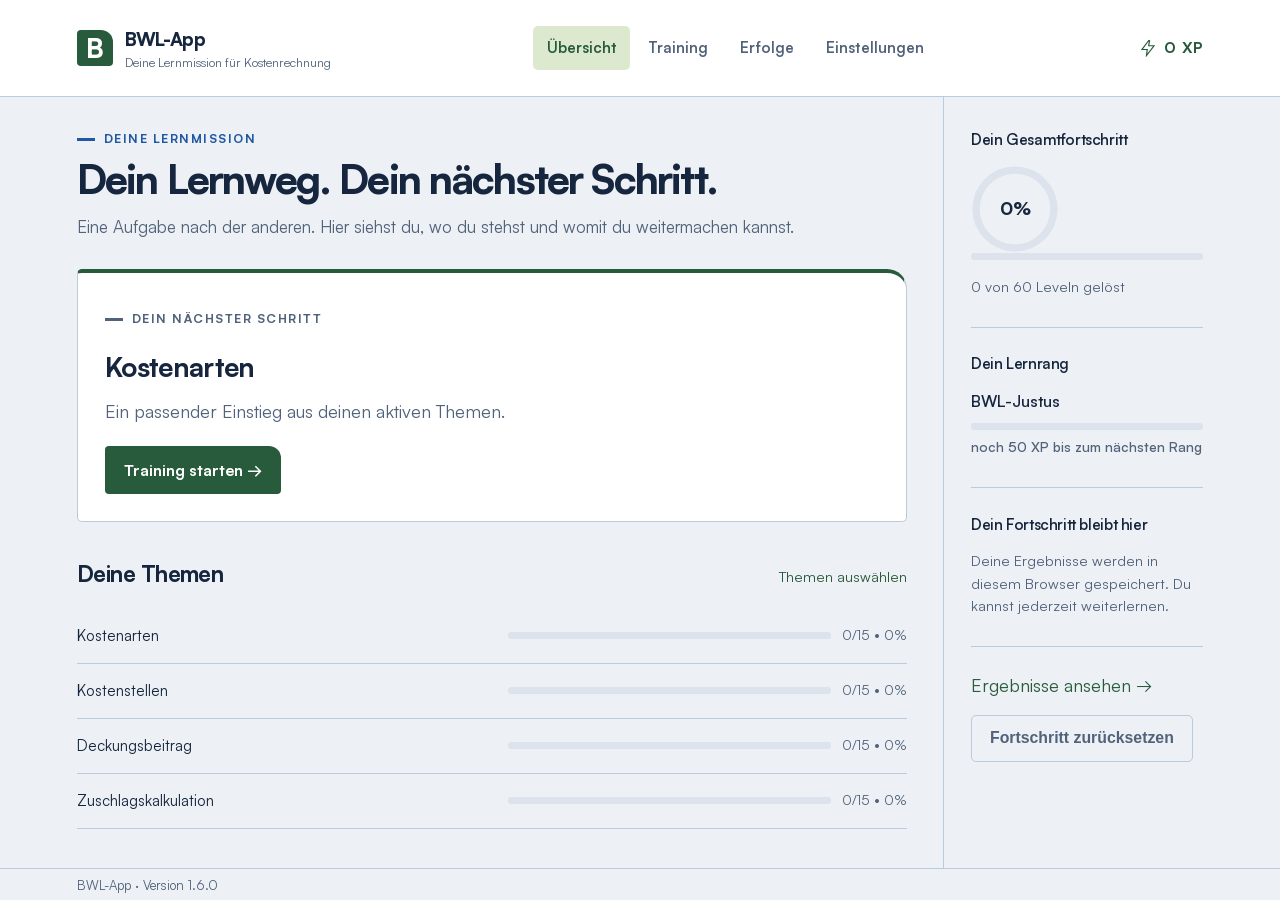
<file: index.html>
<!doctype html>
<html lang="de" data-design="lernatelier" data-game-style="mission">
<head>
  <meta charset="utf-8">
  <meta http-equiv="Content-Security-Policy" content="default-src 'self'; base-uri 'self'; object-src 'none'; script-src 'self'; script-src-attr 'none'; script-src-elem 'self'; style-src 'self'; style-src-attr 'none'; style-src-elem 'self'; img-src 'self' data:; font-src 'self'; connect-src 'self'; form-action 'self'; worker-src 'none'; manifest-src 'none'; upgrade-insecure-requests">
  <meta name="referrer" content="strict-origin-when-cross-origin">
  <meta name="viewport" content="width=device-width, initial-scale=1">
  <meta name="color-scheme" content="light dark">
  <title>Übersicht · BWL-App</title>
  <link rel="icon" href="assets/icon.svg" type="image/svg+xml">
  <link rel="stylesheet" href="css/style.base.css">
  <link rel="stylesheet" href="css/style.layout.css">
  <link rel="stylesheet" href="css/style.components.css">
  <link rel="stylesheet" href="css/style.accessibility.css">
  <link rel="stylesheet" href="css/style.animations.css">
  <link rel="stylesheet" href="css/style.dashboard.css">
  <link rel="stylesheet" href="css/style.atelier.css">
  <link rel="stylesheet" href="css/style.mission.css">
</head>
<body data-page="dashboard" data-design="lernatelier" data-game-style="mission">
  <a class="sr-only skip-link" href="#main-content">Zum Inhalt</a>
  <header class="app atelier-header">
    <div class="container">
      <div class="brand">
        <span class="atelier-brand-mark" aria-hidden="true">B</span>
        <strong class="brand-title">BWL-App</strong>
        <small class="muted brand-sub">Deine Lernmission für Kostenrechnung</small>
      </div>
      <nav aria-label="Hauptnavigation">
        <ul class="nav">
          <li><a class="nav-link" href="dashboard.html">Übersicht</a></li>
          <li><a class="nav-link" href="train.html">Training</a></li>
          <li><a class="nav-link" href="achievements.html">Erfolge</a></li>
          <li><a class="nav-link" href="settings.html">Einstellungen</a></li>
        </ul>
      </nav>
      <div class="mission-header-xp" aria-label="Gesamtpunkte"><svg viewBox="0 0 24 24" fill="none" stroke="currentColor" stroke-width="1.6" aria-hidden="true"><path d="M13 2 4 14h7l-1 8 10-13h-7l1-7Z"></path></svg><span id="mission-total-xp">0</span> XP</div>
    </div>
  </header>
  <main id="main-content" class="container atelier-container" tabindex="-1">
    <div class="atelier-layout"><div class="atelier-main"><div class="atelier-page-heading"><p class="atelier-kicker">Deine Lernmission</p><h1>Dein Lernweg. Dein nächster Schritt.</h1><p class="atelier-description">Eine Aufgabe nach der anderen. Hier siehst du, wo du stehst und womit du weitermachen kannst.</p></div>
    <div id="notice-disabled" class="mini-card" hidden role="status"><p id="notice-disabled-text"></p><button class="btn ghost" id="btn-notice-close" type="button">Schließen</button></div>
    <section class="atelier-recommendation" aria-labelledby="recommend-topic">
      <p class="atelier-kicker">Dein nächster Schritt</p><h2 id="recommend-topic">–</h2>
      <p>Ein passender Einstieg aus deinen aktiven Themen.</p>
      <a class="btn primary" id="btn-start-recommend" href="train.html">Training starten →</a>
    </section>
    <section aria-labelledby="topics-heading"><div class="atelier-section-heading"><h2 id="topics-heading">Deine Themen</h2><a href="settings.html">Themen auswählen</a></div>
      <div id="topic-progress" class="prog-list"></div>
    </section></div>
    <aside class="atelier-sidebar" aria-label="Lernbegleitung"><section class="atelier-side-block" aria-labelledby="overall-heading"><h3 id="overall-heading">Dein Gesamtfortschritt</h3>
      <div class="donut" id="overall-progress-donut" role="img" aria-label="Gesamtfortschritt"><svg viewBox="0 0 36 36" class="donut-svg" aria-hidden="true">
        <circle class="donut-track" cx="18" cy="18" r="15.9155"></circle><circle class="donut-fill" id="overall-progress-arc" cx="18" cy="18" r="15.9155" stroke-dasharray="0 100"></circle>
      </svg><span id="overall-progress-label" class="donut-label">0%</span></div>
      <div class="bar bar-tall"><i id="overall-progress-bar" class="w-0"></i></div>
      <p class="muted"><span id="overall-correct">0</span> von <span id="overall-total">0</span> Leveln gelöst</p>
    </section><section class="atelier-side-block atelier-rank" aria-labelledby="rank-heading">
      <h3 id="rank-heading">Dein Lernrang</h3>
      <div class="rank-row"><span id="rank-badge-dashboard" class="badge pill">BWL-Justus</span></div>
      <div class="level"><div class="bar"><i id="rank-level-fill-dashboard"></i></div>
        <small id="rank-level-label-dashboard" class="muted">Level 1 → 2 · 0/100 XP</small></div>
    </section><section class="atelier-side-block"><h3>Dein Fortschritt bleibt hier</h3><p class="muted">Deine Ergebnisse werden in diesem Browser gespeichert. Du kannst jederzeit weiterlernen.</p></section><section class="atelier-side-block"><a href="achievements.html">Ergebnisse ansehen →</a><p><button id="btn-reset-progress" class="btn ghost small" type="button">Fortschritt zurücksetzen</button></p></section></aside></div>
  </main>
  <footer class="footer"><div class="container">
    <p class="muted version-text">BWL-App · Version <span id="app-version">–</span></p>
  </div></footer>
  <script defer src="js/topics.js"></script>
  <script defer src="js/progress.js"></script>
  <script defer src="js/mission.js"></script>
  <script defer src="js/app-shell.js"></script>
  <script defer src="js/quickstart.js"></script>
  <script defer src="js/app.js"></script>
</body>
</html>
</file>
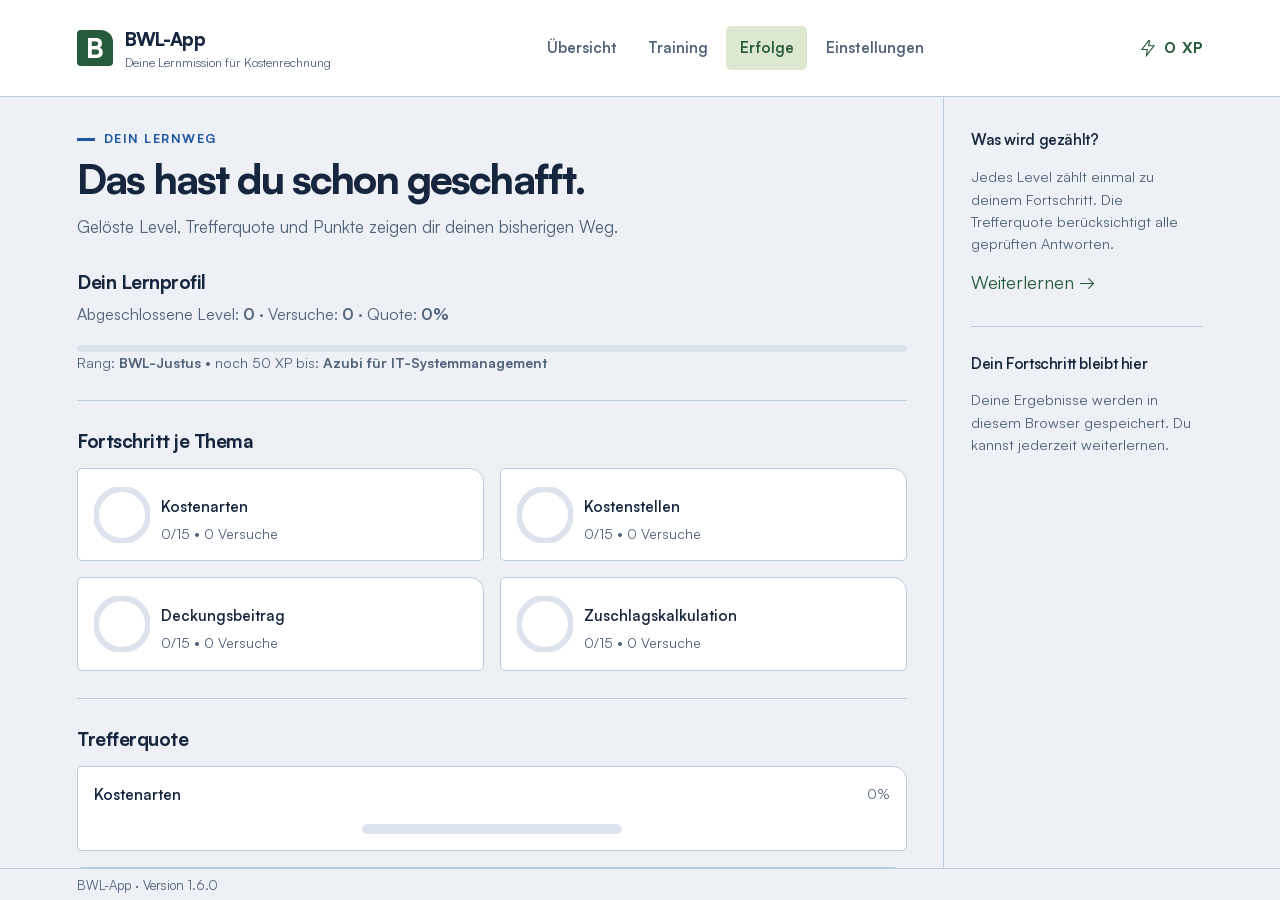
<file: achievements.html>
<!doctype html>
<html lang="de" data-design="lernatelier" data-game-style="mission">
<head>
  <meta charset="utf-8">
  <meta http-equiv="Content-Security-Policy" content="default-src 'self'; base-uri 'self'; object-src 'none'; script-src 'self'; script-src-attr 'none'; script-src-elem 'self'; style-src 'self'; style-src-attr 'none'; style-src-elem 'self'; img-src 'self' data:; font-src 'self'; connect-src 'self'; form-action 'self'; worker-src 'none'; manifest-src 'none'; upgrade-insecure-requests">
  <meta name="referrer" content="strict-origin-when-cross-origin">
  <meta name="viewport" content="width=device-width, initial-scale=1">
  <meta name="color-scheme" content="light dark">
  <title>Erfolge · BWL-App</title>
  <link rel="icon" href="assets/icon.svg" type="image/svg+xml">
  <link rel="stylesheet" href="css/style.base.css">
  <link rel="stylesheet" href="css/style.layout.css">
  <link rel="stylesheet" href="css/style.components.css">
  <link rel="stylesheet" href="css/style.accessibility.css">
  <link rel="stylesheet" href="css/style.animations.css">
  <link rel="stylesheet" href="css/style.dashboard.css">
  <link rel="stylesheet" href="css/style.atelier.css">
  <link rel="stylesheet" href="css/style.mission.css">
</head>
<body data-page="achievements" data-design="lernatelier" data-game-style="mission">
  <a class="sr-only skip-link" href="#main-content">Zum Inhalt</a>
  <header class="app atelier-header">
    <div class="container">
      <div class="brand">
        <span class="atelier-brand-mark" aria-hidden="true">B</span>
        <strong class="brand-title">BWL-App</strong>
        <small class="muted brand-sub">Deine Lernmission für Kostenrechnung</small>
      </div>
      <nav aria-label="Hauptnavigation">
        <ul class="nav">
          <li><a class="nav-link" href="dashboard.html">Übersicht</a></li>
          <li><a class="nav-link" href="train.html">Training</a></li>
          <li><a class="nav-link" href="achievements.html">Erfolge</a></li>
          <li><a class="nav-link" href="settings.html">Einstellungen</a></li>
        </ul>
      </nav>
      <div class="mission-header-xp" aria-label="Gesamtpunkte"><svg viewBox="0 0 24 24" fill="none" stroke="currentColor" stroke-width="1.6" aria-hidden="true"><path d="M13 2 4 14h7l-1 8 10-13h-7l1-7Z"></path></svg><span id="mission-total-xp">0</span> XP</div>
    </div>
  </header>
  <main id="main-content" class="container atelier-container" tabindex="-1">
    <div class="atelier-layout"><div class="atelier-main"><div class="atelier-page-heading"><p class="atelier-kicker">Dein Lernweg</p><h1>Das hast du schon geschafft.</h1><p class="atelier-description">Gelöste Level, Trefferquote und Punkte zeigen dir deinen bisherigen Weg.</p></div><div id="achievements-graphs"></div></div>
    <aside class="atelier-sidebar" aria-label="Lernbegleitung"><section class="atelier-side-block"><h3>Was wird gezählt?</h3><p class="muted">Jedes Level zählt einmal zu deinem Fortschritt. Die Trefferquote berücksichtigt alle geprüften Antworten.</p><a href="train.html">Weiterlernen →</a></section><section class="atelier-side-block"><h3>Dein Fortschritt bleibt hier</h3><p class="muted">Deine Ergebnisse werden in diesem Browser gespeichert. Du kannst jederzeit weiterlernen.</p></section></aside></div>
  </main>
  <footer class="footer"><div class="container">
    <p class="muted version-text">BWL-App · Version <span id="app-version">–</span></p>
  </div></footer>
  <script defer src="js/topics.js"></script>
  <script defer src="js/progress.js"></script>
  <script defer src="js/mission.js"></script>
  <script defer src="js/app-shell.js"></script>
  <script defer src="js/quickstart.js"></script>
  <script defer src="js/app.js"></script>
</body>
</html>
</file>
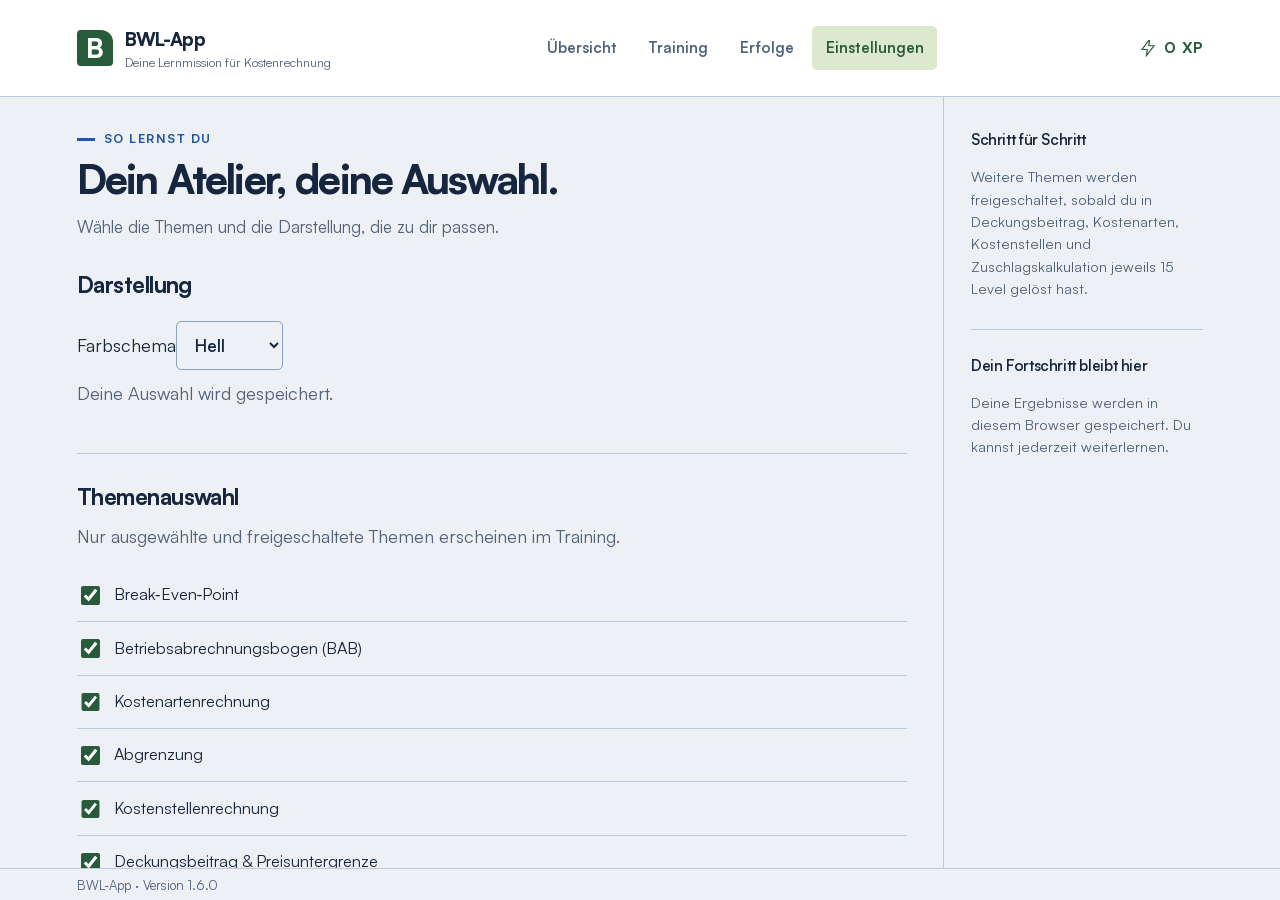
<file: settings.html>
<!doctype html>
<html lang="de" data-design="lernatelier" data-game-style="mission">
<head>
  <meta charset="utf-8">
  <meta http-equiv="Content-Security-Policy" content="default-src 'self'; base-uri 'self'; object-src 'none'; script-src 'self'; script-src-attr 'none'; script-src-elem 'self'; style-src 'self'; style-src-attr 'none'; style-src-elem 'self'; img-src 'self' data:; font-src 'self'; connect-src 'self'; form-action 'self'; worker-src 'none'; manifest-src 'none'; upgrade-insecure-requests">
  <meta name="referrer" content="strict-origin-when-cross-origin">
  <meta name="viewport" content="width=device-width, initial-scale=1">
  <meta name="color-scheme" content="light dark">
  <title>Einstellungen · BWL-App</title>
  <link rel="icon" href="assets/icon.svg" type="image/svg+xml">
  <link rel="stylesheet" href="css/style.base.css">
  <link rel="stylesheet" href="css/style.layout.css">
  <link rel="stylesheet" href="css/style.components.css">
  <link rel="stylesheet" href="css/style.accessibility.css">
  <link rel="stylesheet" href="css/style.animations.css">
  <link rel="stylesheet" href="css/style.dashboard.css">
  <link rel="stylesheet" href="css/style.atelier.css">
  <link rel="stylesheet" href="css/style.mission.css">
</head>
<body data-page="settings" data-design="lernatelier" data-game-style="mission">
  <a class="sr-only skip-link" href="#main-content">Zum Inhalt</a>
  <header class="app atelier-header">
    <div class="container">
      <div class="brand">
        <span class="atelier-brand-mark" aria-hidden="true">B</span>
        <strong class="brand-title">BWL-App</strong>
        <small class="muted brand-sub">Deine Lernmission für Kostenrechnung</small>
      </div>
      <nav aria-label="Hauptnavigation">
        <ul class="nav">
          <li><a class="nav-link" href="dashboard.html">Übersicht</a></li>
          <li><a class="nav-link" href="train.html">Training</a></li>
          <li><a class="nav-link" href="achievements.html">Erfolge</a></li>
          <li><a class="nav-link" href="settings.html">Einstellungen</a></li>
        </ul>
      </nav>
      <div class="mission-header-xp" aria-label="Gesamtpunkte"><svg viewBox="0 0 24 24" fill="none" stroke="currentColor" stroke-width="1.6" aria-hidden="true"><path d="M13 2 4 14h7l-1 8 10-13h-7l1-7Z"></path></svg><span id="mission-total-xp">0</span> XP</div>
    </div>
  </header>
  <main id="main-content" class="container atelier-container" tabindex="-1">
    <div class="atelier-layout"><div class="atelier-main"><div class="atelier-page-heading"><p class="atelier-kicker">So lernst du</p><h1>Dein Atelier, deine Auswahl.</h1><p class="atelier-description">Wähle die Themen und die Darstellung, die zu dir passen.</p></div>
    <div class="atelier-settings-grid"><section class="mini-card"><h2>Darstellung</h2><label for="theme-select" class="block">Farbschema</label><select id="theme-select" aria-label="Farbschema auswählen"><option value="light">Hell</option><option value="dark">Dunkel</option><option value="auto">System</option></select><p class="muted">Deine Auswahl wird gespeichert.</p></section>
    <section class="mini-card"><h2>Themenauswahl</h2><p class="muted">Nur ausgewählte und freigeschaltete Themen erscheinen im Training.</p><p id="topic-prefs-status" class="muted" role="status">Themenauswahl wird geladen …</p><ul id="topic-prefs" class="checklist slim-scroll">
            <li><label><input type="checkbox" disabled data-topic="break_even" checked> Break‑Even‑Point</label></li>
            <li><label><input type="checkbox" disabled data-topic="bab" checked> Betriebsabrechnungsbogen (BAB)</label></li>
            <li><label><input type="checkbox" disabled data-topic="kostenarten" checked> Kostenartenrechnung</label></li>
            <li><label><input type="checkbox" disabled data-topic="abgrenzung" checked> Abgrenzung</label></li>
            <li><label><input type="checkbox" disabled data-topic="kostenstellen" checked> Kostenstellenrechnung</label></li>
            <li><label><input type="checkbox" disabled data-topic="deckungsbeitrag" checked> Deckungsbeitrag & Preisuntergrenze</label></li>
            <li><label><input type="checkbox" disabled data-topic="aequivalenz" checked> Äquivalenzziffernrechnung</label></li>
            <li><label><input type="checkbox" disabled data-topic="zuschlag" checked> Zuschlagskalkulation</label></li>
            <li><label><input type="checkbox" disabled data-topic="prozesskosten" checked> Prozesskostenrechnung (light)</label></li>
            <li><label><input type="checkbox" disabled data-topic="kennzahlen" checked> Kennzahlen (Liquidität, EK‑Quote, Cashflow)</label></li>
            <li><label><input type="checkbox" disabled data-topic="investition" checked> Investitionsrechnung (Amortisation)</label></li>
            <li><label><input type="checkbox" disabled data-topic="lager" checked> Lagerkennziffern</label></li>
          </ul></section>
    <section class="mini-card"><h2>Neu anfangen</h2><p class="muted">Setzt deine Punkte, Ränge und gelösten Level in diesem Browser zurück. Vorher wirst du noch einmal gefragt.</p><button id="btn-reset-progress" class="btn ghost" type="button">Fortschritt zurücksetzen</button></section></div></div>
    <aside class="atelier-sidebar" aria-label="Lernbegleitung"><section class="atelier-side-block"><h3>Schritt für Schritt</h3><p class="muted">Weitere Themen werden freigeschaltet, sobald du in Deckungsbeitrag, Kostenarten, Kostenstellen und Zuschlagskalkulation jeweils 15 Level gelöst hast.</p></section><section class="atelier-side-block"><h3>Dein Fortschritt bleibt hier</h3><p class="muted">Deine Ergebnisse werden in diesem Browser gespeichert. Du kannst jederzeit weiterlernen.</p></section></aside></div>
  </main>
  <footer class="footer"><div class="container">
    <p class="muted version-text">BWL-App · Version <span id="app-version">–</span></p>
  </div></footer>
  <script defer src="js/topics.js"></script>
  <script defer src="js/progress.js"></script>
  <script defer src="js/mission.js"></script>
  <script defer src="js/app-shell.js"></script>
  <script defer src="js/quickstart.js"></script>
  <script defer src="js/app.js"></script>
</body>
</html>
</file>
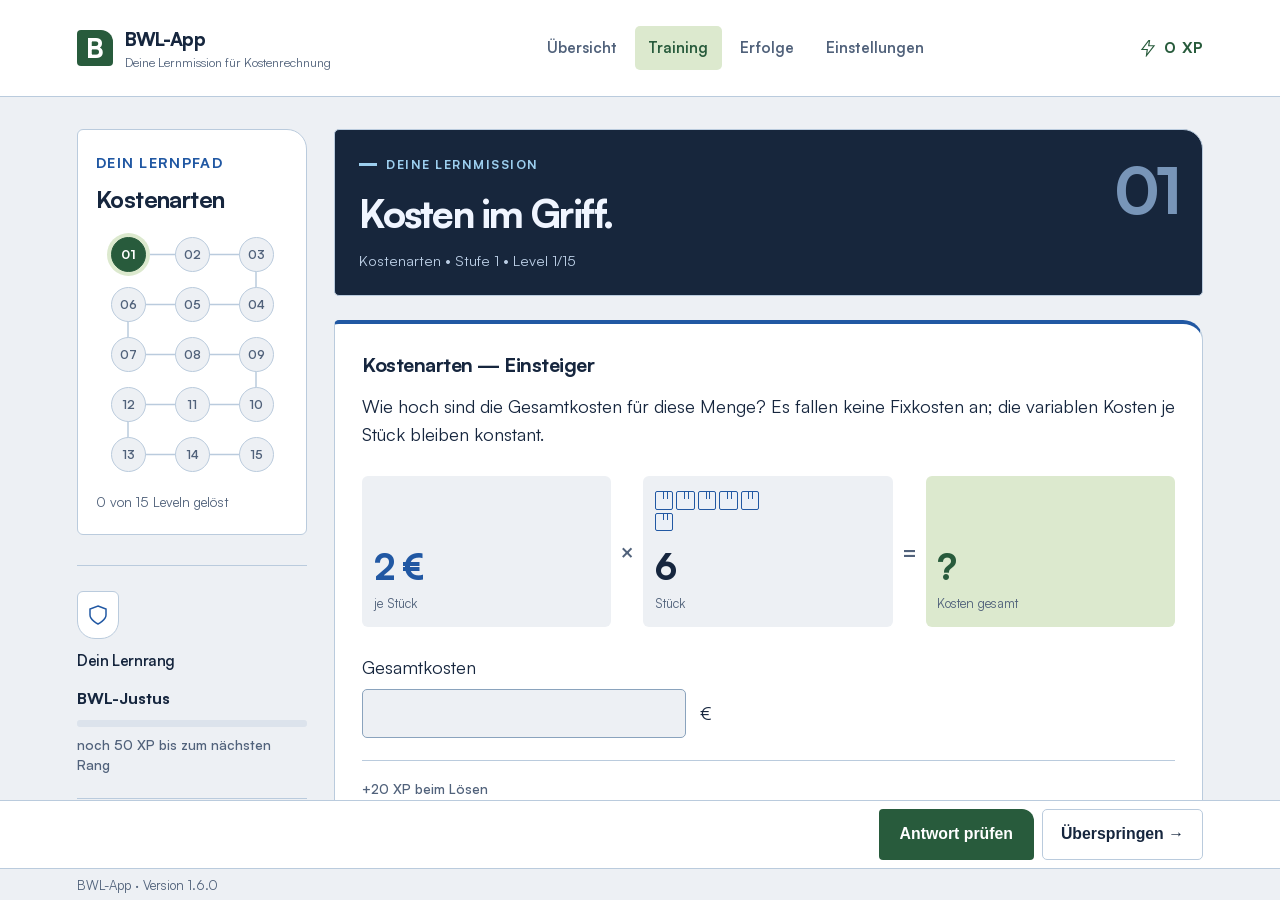
<file: train.html>
<!doctype html>
<html lang="de" data-design="lernatelier" data-game-style="mission">
<head>
  <meta charset="utf-8">
  <meta http-equiv="Content-Security-Policy" content="default-src 'self'; base-uri 'self'; object-src 'none'; script-src 'self'; script-src-attr 'none'; script-src-elem 'self'; style-src 'self'; style-src-attr 'none'; style-src-elem 'self'; img-src 'self' data:; font-src 'self'; connect-src 'self'; form-action 'self'; worker-src 'none'; manifest-src 'none'; upgrade-insecure-requests">
  <meta name="referrer" content="strict-origin-when-cross-origin">
  <meta name="viewport" content="width=device-width, initial-scale=1">
  <meta name="color-scheme" content="light dark">
  <title>Training · BWL-App</title>
  <link rel="icon" href="assets/icon.svg" type="image/svg+xml">
  <link rel="stylesheet" href="css/style.base.css">
  <link rel="stylesheet" href="css/style.layout.css">
  <link rel="stylesheet" href="css/style.components.css">
  <link rel="stylesheet" href="css/style.accessibility.css">
  <link rel="stylesheet" href="css/style.animations.css">
  <link rel="stylesheet" href="css/style.dashboard.css">
  <link rel="stylesheet" href="css/style.atelier.css">
  <link rel="stylesheet" href="css/style.mission.css">
  <link rel="stylesheet" href="css/style.speech.css">
</head>
<body data-page="train" data-design="lernatelier" data-game-style="mission">
  <a class="sr-only skip-link" href="#main-content">Zum Inhalt</a>
  <header class="app atelier-header">
    <div class="container">
      <div class="brand">
        <span class="atelier-brand-mark" aria-hidden="true">B</span>
        <strong class="brand-title">BWL-App</strong>
        <small class="muted brand-sub">Deine Lernmission für Kostenrechnung</small>
      </div>
      <nav aria-label="Hauptnavigation">
        <ul class="nav">
          <li><a class="nav-link" href="dashboard.html">Übersicht</a></li>
          <li><a class="nav-link" href="train.html">Training</a></li>
          <li><a class="nav-link" href="achievements.html">Erfolge</a></li>
          <li><a class="nav-link" href="settings.html">Einstellungen</a></li>
        </ul>
      </nav>
      <div class="mission-header-xp" aria-label="Gesamtpunkte"><svg viewBox="0 0 24 24" fill="none" stroke="currentColor" stroke-width="1.6" aria-hidden="true"><path d="M13 2 4 14h7l-1 8 10-13h-7l1-7Z"></path></svg><span id="mission-total-xp">0</span> XP</div>
    </div>
  </header>
  <main id="main-content" class="container atelier-container" tabindex="-1">
    <div class="atelier-layout"><div class="atelier-main"><section class="task-area atelier-training" aria-labelledby="training-heading">
    <div class="atelier-page-heading mission-hero" data-level="01"><p class="atelier-kicker">Deine Lernmission</p><h1 id="training-heading">Kosten im Griff.</h1><p id="session-pill" class="atelier-session-meta">Thema · Stufe 1</p></div>
    <p id="train-status" class="sr-only" role="status" aria-live="polite" aria-atomic="true"></p>
    <div class="atelier-worksheet"><div id="bab-wrapper" class="task-slot atelier-task-slot" tabindex="-1"></div>
      <section id="task-guidance" class="task-guidance" hidden aria-labelledby="task-guidance-heading"><h2 id="task-guidance-heading">Hinweis</h2><p id="task-guidance-text"></p></section>
      <p id="task-reason" class="task-reason" hidden></p>
      <div class="task-controls atelier-answer-actions"><span class="mission-reward" id="mission-reward-text"></span><p id="task-feedback" class="atelier-feedback" hidden></p></div>
    </div>
    <div class="atelier-tools"><button class="btn" id="btn-hint" type="button" aria-expanded="false" aria-controls="task-guidance">Hinweis</button><button class="btn" id="btn-help" type="button" aria-expanded="false" aria-controls="task-guidance">Rechenansatz</button><button class="btn" id="btn-reveal" data-action="reveal" type="button" aria-expanded="false">Vollständige Lösung · ohne XP</button><button class="btn" id="btn-retry-task" type="button" hidden>Neu selbst lösen</button></div>
    <details class="atelier-calculator speech-panel" id="speech-panel">
      <summary>Vorlesen und Diktieren</summary>
      <div class="speech-content">
        <p id="speech-notice">Die Sprachfunktionen verwenden deinen Browser. Je nach Browser und Stimme können Audio oder vorgelesener Text an einen externen Sprachdienst übertragen werden. Die BWL-App speichert keine Audioaufnahme. Tippen bleibt jederzeit möglich.</p>
        <label class="speech-consent"><input id="speech-consent" type="checkbox"> Ich möchte die Sprachfunktionen mit diesen möglichen Übertragungen verwenden.</label>
        <div class="speech-actions">
          <button class="btn" id="speech-read" type="button" disabled>Aufgabe vorlesen</button>
          <button class="btn" id="speech-stop" type="button" disabled>Sprache stoppen</button>
        </div>
        <label for="speech-target">Antwortfeld für das Diktat</label>
        <select id="speech-target" disabled></select>
        <button class="btn" id="speech-dictate" type="button" disabled>Diktat starten</button>
        <label for="speech-preview">Erkannten Text prüfen und bei Bedarf korrigieren</label>
        <textarea id="speech-preview" rows="2" aria-describedby="speech-preview-help" disabled></textarea>
        <p id="speech-preview-help" class="muted">Prüfe insbesondere Zahlen und Dezimalzeichen. Die Übernahme ersetzt den Inhalt des ausgewählten Feldes. Deine Antwort wird erst mit „Antwort prüfen“ bewertet.</p>
        <button class="btn" id="speech-apply" type="button" disabled>In Antwortfeld übernehmen</button>
        <p id="speech-status" role="status" aria-live="polite" aria-atomic="true"></p>
      </div>
    </details>
    <details class="atelier-calculator" id="calculator"><summary>Taschenrechner öffnen</summary><div id="calc-mount"></div></details>
    <div class="atelier-secondary-actions"><button class="btn" id="btn-change-topic" type="button">Thema wechseln</button><button class="btn" id="btn-skip-topic" type="button">Thema aus meiner Auswahl nehmen</button></div>
  </section></div>
    <aside class="atelier-sidebar" aria-label="Lernbegleitung">
      <section class="atelier-side-block mission-route" id="mission-route" hidden>
        <p class="mission-route-kicker">Dein Lernpfad</p><h2 id="mission-topic-label">Kostenarten</h2>
        <ol id="mission-level-map" class="mission-map" aria-label="Aufgabenlevel"></ol>
        <p id="mission-level-summary">0 von 15 Leveln gelöst</p>
      </section>
      <section class="atelier-side-block atelier-rank mission-rank" aria-labelledby="rank-heading">
        <svg class="mission-rank-emblem" viewBox="0 0 24 24" fill="none" stroke="currentColor" stroke-width="1.5" aria-hidden="true"><path d="m12 3 8 3v6c0 5-8 9-8 9s-8-4-8-9V6l8-3Z"></path></svg>
        <h3 id="rank-heading">Dein Lernrang</h3>
        <div class="rank-row"><span id="rank-badge" class="badge pill">BWL-Justus</span></div>
        <div class="level"><div class="bar"><i id="rank-level-fill"></i></div><small id="rank-level-label" class="muted">noch 50 XP bis zum nächsten Rang</small></div>
      </section>
      <details class="mission-topics"><summary>Alle Themen</summary><div id="topic-progress-train" class="prog-list"></div><p><a href="settings.html">Themen auswählen →</a></p></details>
      <section class="atelier-side-block"><h3>Worum geht es hier?</h3><p id="topic-intro" class="muted atelier-topic-intro"></p></section>
    </aside></div>
  </main>
  <div class="training-actions" role="group" aria-label="Aufgabe abschließen">
    <div class="container">
      <button class="btn primary" id="btn-check" data-action="check" type="button">Antwort prüfen</button>
      <button class="btn" id="btn-next" data-action="next" type="button">Überspringen →</button>
    </div>
  </div>
  <footer class="footer"><div class="container">
    <p class="muted version-text">BWL-App · Version <span id="app-version">–</span></p>
  </div></footer>
  <script defer src="js/topics.js"></script>
  <script defer src="js/progress.js"></script>
  <script defer src="js/mission.js"></script>
  <script defer src="js/app-shell.js"></script>
  <script defer src="js/quickstart.js"></script>
  <script defer src="js/train/guidance.js"></script>
  <script defer src="js/train/engine.js"></script>
  <script defer src="js/train/topics/break-even.js"></script>
  <script defer src="js/train/topics/bab.js"></script>
  <script defer src="js/train/topics/kostenarten.js"></script>
  <script defer src="js/train/topics/abgrenzung.js"></script>
  <script defer src="js/train/topics/kostenstellen.js"></script>
  <script defer src="js/train/topics/deckungsbeitrag.js"></script>
  <script defer src="js/train/topics/aequivalenz.js"></script>
  <script defer src="js/train/topics/zuschlag.js"></script>
  <script defer src="js/train/topics/prozesskosten.js"></script>
  <script defer src="js/train/topics/kennzahlen.js"></script>
  <script defer src="js/train/topics/investition.js"></script>
  <script defer src="js/train/topics/lager.js"></script>
  <script defer src="js/calc.js"></script>
  <script defer src="js/app.js"></script>
  <script defer src="js/train/speech.js"></script>
</body>
</html>
</file>
<file: css/style.base.css>
/* ==== BASE: Tokens, Reset, Typo, Dark-Mode ============================== */

/* Font (falls vorhanden) */
@font-face{
  font-family:"Satoshi";
  src:url("../assets/fonts/Satoshi-Variable.woff2") format("woff2");
  font-weight:300 900; font-style:normal; font-display:swap;
}

/* Light Tokens */
:root{
  --bg:#FFFFFF;
  --ink:#0A2540;
  --muted:#44536A;
  --surface:#FFFFFF;
  --line:#E2E8F0;
  --line-strong:#CAD5E1;

  --brand:#153E75;
  --brand-ink:#FFFFFF;
  --brand-soft:#E7EEF8;

  --ok:#1A9E67;
  --err:#E36666;
  --bar:#0F766E;
  --bar-bg:#EEF2F7;

  --font:"Satoshi", Inter, ui-sans-serif, system-ui, -apple-system, "Segoe UI", Roboto, Helvetica, Arial, "Apple Color Emoji","Segoe UI Emoji";
  --fz-base: clamp(18px, 1.7vw, 20px);
  --lh:1.6;

  --fs-14:14px; --fs-16:16px; --fs-18:18px; --fs-20:20px;

  --radius-s:10px; --radius:14px; --radius-l:18px;
  --space:1.25rem; --space-lg:1.75rem; --space-xl:2.25rem;

  --shadow-sm:0 2px 6px rgba(10,37,64,.05);
  --shadow:   0 8px 20px rgba(10,37,64,.08);
  --shadow-lg:0 14px 32px rgba(10,37,64,.12);
}

/* Dark Tokens */
body[data-theme="dark"]{
  --bg:#0b1220;
  --ink:#E8EEF7;
  --muted:#A7B2C6;
  --surface:#0f1625;
  --line:#233146;
  --line-strong:#2E3D55;

  --brand:#6CA0FF;
  --brand-ink:#0b1220;
  --brand-soft:#14203a;

  --ok:#2AC38A;
  --err:#FF6B6B;
  --bar:#5BD0C5;
  --bar-bg:#1a2436;

  --shadow-sm:0 2px 10px rgba(0,0,0,.35);
  --shadow:   0 10px 28px rgba(0,0,0,.40);
  --shadow-lg:0 18px 46px rgba(0,0,0,.50);
}

/* Global */
*{ box-sizing:border-box; }
html{ font-size:var(--fz-base); }
@media (max-width:640px){ html{ font-size: clamp(16px, 4.2vw, 18px); } }
:root{ color-scheme: light dark; }

body{
  margin:0; font-family:var(--font); line-height:var(--lh);
  color:var(--ink); background:var(--bg);
  transition: background-color .25s ease, color .25s ease;
  -webkit-font-smoothing:antialiased;
}
img{ max-width:100%; height:auto; }
a{ color:var(--brand); text-decoration:none; }
a:hover{ text-decoration:underline; }
/* Accessible focus state */
:focus{ outline:none; }
:focus-visible{
  outline: 2px solid color-mix(in oklab, var(--brand), #000 15%);
  outline-offset: 3px;
  border-radius: 6px;
}
.muted{ color:var(--muted); }
.meta{ color:var(--muted); font-size:var(--fs-14); line-height:1.5; }
.hidden{ display:none !important; }
/* Screen-reader only utility */
.sr-only{
  position:absolute !important;
  width:1px; height:1px; padding:0; margin:-1px; overflow:hidden; clip:rect(0,0,0,0);
  white-space:nowrap; border:0;
}

/* CSP toggle utility used by engine.js */
.is-hidden{ display:none !important; }

/* Alias for components that might reference --text */
:root{ --text: var(--ink); }

/* Version-Badge (CSP-safe) */
.version-top{
  position: fixed; top: 4px; right: 8px; font-size: 11px;
  opacity: .6; pointer-events: none; z-index: 999; color: var(--muted);
}
/* Reduced motion preference */
@media (prefers-reduced-motion: reduce){
  *{ animation-duration: .001ms !important; animation-iteration-count: 1 !important; transition-duration: .001ms !important; scroll-behavior: auto !important; }
}
/* Utility */
.mt-6{ margin-top:.6rem; }
</file>
<file: css/style.layout.css>
/* ==== LAYOUT: Container, Header, Nav, Grids, Seiten ===================== */

.container{ max-width:1280px; margin:0 auto; padding: clamp(1rem, 3vw, calc(var(--space) * 1.25)); }
main.container{ padding-top: var(--space-xl); padding-bottom: var(--space-xl); }

.app{ position:sticky; top:0; z-index:40; background:var(--surface); border-bottom:1px solid var(--line); }
.app .container{ display:flex; align-items:center; justify-content:space-between; gap:var(--space); flex-wrap:wrap; }
.brand{ display:flex; align-items:baseline; gap:.6rem; flex-wrap:wrap; }
.brand strong{ font-weight:800; letter-spacing:.2px; }

/* Navigation */
.nav{ list-style:none; display:flex; gap:.5rem; padding:0; margin:0; flex-wrap:wrap; }
.nav-btn{
  appearance:none; cursor:pointer; font-weight:800;
  font-size: var(--fs-16);
  border:1px solid var(--line); background:var(--surface); color:var(--ink);
  padding:.55rem .95rem;
  transition: background .15s, box-shadow .18s, transform .06s, border-color .2s;
}
.nav-btn:hover{ background: var(--brand-soft); }
.nav-btn:active{ transform: translateY(1px); }
.nav-btn[aria-current="page"]{ background:var(--brand); color:var(--brand-ink); border-color:transparent; box-shadow:var(--shadow-sm); }

/* Grids & Cards Rahmen */
.grid{ display:grid; grid-template-columns: repeat(12, minmax(0, 1fr)); gap: calc(var(--space-lg) * 1.35); }
.grid > *{ grid-column: span 12; min-width:0; }
@media (min-width: 900px){ .grid > *{ grid-column: span 6; } }
/* Two-card sections need actual one/two columns; twelve fixed gaps cannot fit a phone. */
.grid.grid-2 { grid-template-columns:minmax(0, 1fr); }
.grid.grid-2 > * { grid-column:auto; }
@media (min-width:900px) { .grid.grid-2 { grid-template-columns:repeat(2, minmax(0, 1fr)); } }

.card{
  grid-column: span 12;
  background:var(--surface);
  border:1px solid var(--line);
  border-radius: calc(var(--radius) + 2px);
  padding: clamp(1rem, 3vw, calc(var(--space-xl) * 1.05));
  min-width:0;
  --space-inner: 1rem;
  box-shadow: var(--shadow);
  transition: transform .22s, box-shadow .3s;
}
.card:hover{ transform:none; box-shadow: var(--shadow); }
.card h3{ font-size: var(--fs-20); font-weight:600; margin:0 0 .35rem 0; }
.card .subtle, .card p.subtle{ color:var(--muted); font-size: var(--fs-16); margin:0 0 1rem 0; }
.card > * + *{ margin-top: var(--space-inner); }

/* Dashboard spacing */
.grid.spaced{ gap: calc(var(--space-lg) * 1.6); }
.grid.spaced.two-col{ grid-template-columns: repeat(2, minmax(0,1fr)); }
.grid.spaced.one-col{ grid-template-columns: 1fr; }

/* --- Training Layout ----------------------------------------------------- */
/* Donut & Bars helpers (CSP-safe templates) */
.donut-row{ display:grid; grid-template-columns:auto minmax(0, 1fr); gap:.6rem; align-items:center; }
.donut-wrap{ display:flex; align-items:center; justify-content:center; }
.donut-info{ display:grid; gap:.25rem; min-width:0; }
.title-strong{ font-weight:800; overflow-wrap:anywhere; }
.bar-card{ display:grid; grid-template-columns:minmax(0, 1fr); gap:.4rem; }
.bar-card > svg { max-width:100%; }
.bar-head strong { overflow-wrap:anywhere; }
.bar-head{ display:flex; justify-content:space-between; align-items:center; }

.train-layout{
  display:grid;
  grid-template-columns:minmax(0,1fr) minmax(280px,340px);
  gap: calc(var(--space-lg) * 1.15);
  align-items:start;
}
@media (max-width:1024px){
  .train-layout{ grid-template-columns:1fr; }
  .sidebar{ order:0; }
}
.sidebar{
  display:grid; gap:var(--space); align-content:start;
  background:transparent; border:0; box-shadow:none; padding:0;
}
/* Seite selbst nicht scrollen */
.no-page-scroll {
  min-height: calc(100vh - var(--header-h, 64px) - var(--footer-h, 52px));
  display: grid;
}

/* Karte füllt die Höhe, Inhalt scrollt intern */
.card-fit {
  display: grid;
  grid-template-rows: auto 1fr;
  min-height: calc(100vh - var(--header-h, 64px) - var(--footer-h, 52px) - 2rem);
}

.slim-scroll {
  overflow: auto;
  max-height: 40vh; /* bei Bedarf je Karte anpassen */
}

/* Train-Layout: Sidebar fix, Task scrollt intern */
.task-area .task-slot { overflow: auto; max-height: 50vh; }
.sidebar .mini-card.slim-scroll { max-height: 50vh; }

/* --- Fix: Task area sometimes not visible ------------------------------ */
/* Ensure the training card lays out a header (controls) and a content slot */
.task-area{ 
  display:grid; 
  grid-template-rows:auto 1fr; 
  gap: var(--space);
}

/* The slot that receives the generated exercise must have height */
.task-area .task-slot{
  display:block;
  min-height: 320px;              /* guarantees visible area */
  padding: .25rem 0;              /* breathing room without breaking layout */
  overflow:auto;                  /* scroll inside, not the page */
}

/* If engine hasn’t mounted content yet, show a subtle placeholder */
.task-area .task-slot:empty::before{
  content: "Keine Aufgabe verfügbar – wähle ein Thema und klicke Start.";
  color: var(--muted);
  font-size: var(--fs-16);
}

/* Prevent parent containers from collapsing in the train view */
.train-layout .card-fit{ 
  grid-template-rows:auto 1fr; 
  min-height: calc(100vh - var(--header-h, 64px) - var(--footer-h, 52px) - 2rem);
}

/* Slightly larger internal scroll height so long tasks fit */
.task-area .task-slot.slim-scroll{ max-height: 60vh; }
/* Integration: header, task, controls, calculator within the existing train layout. */
.task-area { grid-template-columns:minmax(0, 1fr); grid-template-rows: auto minmax(320px, 1fr) auto auto; min-width: 0; }
.task-area > * { grid-column:1; min-width:0; }
.task-controls { flex-wrap: wrap; }
.grid.spaced > * { grid-column: auto; }
@media (max-width: 640px) { .grid.spaced.two-col { grid-template-columns: 1fr; } }

/* Utility classes already used by the separate-page templates. */
.flex { display:flex; flex-wrap:wrap; }
.items-center { align-items:center; }
.gap-sm { gap:.6rem; }
.gap-md { gap:1rem; }
.flex-1 { flex:1 1 8rem; min-width:0; }
@media (max-width:640px) {
  .task-area { grid-template-rows:auto auto auto auto; }
  .task-area .task-slot { min-height:0; max-height:none; }
  .card-fit { grid-template-rows:auto; align-content:start; }
}
</file>
<file: css/style.components.css>
/* ==== COMPONENTS: Cards, Buttons, Forms, Tiles, Calc, Progress, Tooltips */

.card h2 + p, .card h3 + p{ margin-top:.35rem; }

/* Buttons */
.btn{
  appearance:none; cursor:pointer; font-weight:800; font-size: var(--fs-16);
  border:1px solid var(--line); background:var(--surface); color:var(--ink);
  border-radius:12px; padding:.75rem 1.1rem;
  transition: transform .06s, box-shadow .18s, background-color .12s, border-color .12s;
}
.btn.ghost{ background: transparent; color: var(--brand); border-color: var(--brand); }
.btn.ghost:hover{ background: var(--brand-soft); }
.btn.primary{ background:var(--brand); color:var(--brand-ink); border-color:transparent; box-shadow: var(--shadow-sm); }
.btn:hover{ box-shadow: 0 6px 16px rgba(10,37,64,.10); }
.btn-sm{ padding:.55rem .8rem; font-size:var(--fs-14); }
.btn-lg{ padding:.9rem 1.25rem; font-size:var(--fs-18); }
.btn.btn-xs{ padding:.35rem .6rem; font-size:12px; border-radius:8px; }
.btn.ghost.btn-xs{ color:var(--muted); border-color: var(--line); }
/* Toggle-sized button */
.btn.toggle{ padding:.3rem .55rem; font-size:12px; border-radius:999px; }
.btn:disabled, .btn[disabled]{ opacity:.55; cursor:not-allowed; filter:grayscale(.1); box-shadow:none; }

/* Active tab indication via aria-current */
nav [aria-current="page"],
.btn[aria-current="page"]{
  background: var(--brand-soft);
  border-color: color-mix(in oklab, var(--brand), white 35%);
  color: var(--brand);
}

/* Prüfen-Button reagiert auf Ergebnis (Animationen in style.animations.css) */
.btn.ok{
  background: color-mix(in oklab, var(--ok), white 18%);
  color: var(--brand-ink);
  border-color: transparent;
  box-shadow: 0 0 0 2px rgba(26,158,103,.18);
}
.btn.err{
  background: color-mix(in oklab, var(--err), white 14%);
  color: var(--brand-ink);
  border-color: transparent;
  box-shadow: 0 0 0 2px rgba(214,69,69,.18);
}

/* Actions-Reihen */
.card .actions, .task-controls{
  display:flex; gap:.6rem; align-items:center; margin-top:1rem;
}
.card .actions .btn.primary, .task-controls .btn.primary{ margin-left:auto; }

/* Formulare */
select, input{
  padding:.65rem .9rem; border-radius:10px; font-weight:700; font-size: var(--fs-16);
  border:1.5px solid var(--line-strong); background:var(--surface); color:var(--ink);
  transition: background-color .12s, border-color .12s, box-shadow .15s;
}
input.ok{ border-color: var(--ok) !important; background:#F3FCF7 !important; }
input.err{ border-color: var(--err) !important; background:#FFF2F1 !important; }

/* Dashboard CTA sizes */
#btn-quickstart, #btn-reco{ font-size: var(--fs-14); padding:.5rem .8rem; line-height: 1.2; }
#dashboard select{ font-size: var(--fs-14); padding:.45rem .7rem; }

/* Checklist */
.checklist{ list-style:none; padding:0; margin:0; display:grid; gap:.5rem; }
.checklist li{ margin:0; }
.checklist label{ display:flex; align-items:center; gap:.6rem; padding:.35rem .5rem; border:1px dashed var(--line); border-radius:10px; }
.checklist input[type="checkbox"]{ width:1.05rem; height:1.05rem; accent-color: var(--brand); }

/* Tiles */
.tile{
  display:flex; flex-direction:column; align-items:flex-start; gap:.25rem; cursor:pointer;
  padding:1.05rem 1.15rem; border:1px solid var(--line); border-radius:12px; background:var(--surface); box-shadow: var(--shadow-sm);
  transition: border-color .15s, background-color .15s, box-shadow .18s, transform .06s;
}
.tile .t{ font-weight:800; letter-spacing:.2px; }
.tile small{ font-size: var(--fs-14); color: var(--muted); }
.tile:hover{
  background: color-mix(in oklab, var(--brand-soft), white 60%);
  border-color: color-mix(in oklab, var(--brand), white 40%);
  box-shadow: var(--shadow);
}
.tile:active{ transform: translateY(1px); }
@media (min-width:1200px){ #topic-tiles > *{ grid-column: span 4; } }

/* Mini-Cards (Sidebar) */
.mini-card{
  background:var(--surface); border:1px solid var(--line); border-radius:12px;
  padding:1rem 1.1rem; box-shadow:0 4px 12px rgba(10,37,64,.06);
  transition: transform .18s, box-shadow .28s;
}
.mini-card > * + *{ margin-top:.55rem; }
.mini-card:hover{ transform: translateY(-1px); box-shadow: var(--shadow); }

/* Mini-card Icons */
.mini-card[data-icon]{ padding-left: calc(.8rem + 32px + .6rem); position:relative; }
.mini-card[data-icon]::before{
  content:""; position:absolute; left:.9rem; top:.9rem; width:24px; height:24px;
  background: currentColor; opacity:.9;
  -webkit-mask: var(--icon) no-repeat center / contain;
          mask: var(--icon) no-repeat center / contain;
}
.mini-card.icon-break-even{ --icon: url('../assets/icons/break-even.svg'); }
.mini-card.icon-bab{ --icon: url('../assets/icons/bab.svg'); }
.mini-card.icon-kostenarten{ --icon: url('../assets/icons/kostenarten.svg'); }
.mini-card.icon-abgrenzung{ --icon: url('../assets/icons/abgrenzung.svg'); }
.mini-card.icon-kostenstellen{ --icon: url('../assets/icons/kostenstellen.svg'); }
.mini-card.icon-stufenleiter{ --icon: url('../assets/icons/stufenleiter.svg'); }
.mini-card.icon-deckungsbeitrag{ --icon: url('../assets/icons/deckungsbeitrag.svg'); }
.mini-card.icon-aequivalenz{ --icon: url('../assets/icons/aequivalenz.svg'); }
.mini-card.icon-zuschlag{ --icon: url('../assets/icons/zuschlag.svg'); }
.mini-card.icon-prozesskosten{ --icon: url('../assets/icons/prozesskosten.svg'); }
.mini-card.icon-kennzahlen{ --icon: url('../assets/icons/kennzahlen.svg'); }
.mini-card.icon-investition{ --icon: url('../assets/icons/investition.svg'); }
.mini-card.icon-lager{ --icon: url('../assets/icons/lager.svg'); }

/* Calculator */
#calc-panel{ border:1px solid var(--line); border-radius:12px; }
#calc-panel .calc-output{
  width:100%; font-weight:800; font-size: var(--fs-18);
  padding:.65rem .75rem; border:1.5px solid var(--line-strong); border-radius:10px;
  background:var(--surface); color:var(--ink);
}
.calc-card{ margin-top:.6rem; padding:1rem; }
.calc-header{ display:flex; align-items:center; justify-content:space-between; gap:.6rem; flex-wrap:wrap; }
.calc-body{ margin-top:.6rem; }
.calc-hint{ display:block; margin-top:.35rem; }

/* Progress */
.progress{ display:grid; gap:.35rem; }
.progress .row{ display:grid; grid-template-columns:minmax(0, 1fr) minmax(3rem, 1fr) auto; align-items:center; gap:.6rem; }
.progress .label { overflow-wrap:anywhere; }
.progress .value { white-space:nowrap; }
@media (max-width:640px) {
  .progress .row { grid-template-columns:minmax(0, 1fr) auto; row-gap:.2rem; }
  .progress .label { grid-column:1 / -1; overflow-wrap:normal; }
  .progress .row > .bar { grid-column:1; }
  .progress .value { grid-column:2; }
}
.progress .label, .progress .value{ color:var(--muted); font-size:var(--fs-14); }
.progress .value{ margin-left:auto; }
.progress .track{
  width:100%; height:10px; border-radius:999px;
  background:var(--bar-bg); border:1px solid var(--line);
  overflow:hidden; position:relative;
}
.progress .fill{ height:100%; width:0%; background:var(--bar); border-radius:999px; transition: width .25s ease; }
/* Legacy alias */
.bar{ width:100%; height:10px; background:var(--bar-bg); border:1px solid var(--line); border-radius:999px; overflow:hidden; }
.bar > .fill{ height:100%; width:0%; background:var(--bar); transition: width .25s ease; border-radius:999px; }

/* Width utilities (CSP-safe) */
[class^="w-"], [class*=" w-"]{ max-width:100%; }
.w-0{width:0%} .w-1{width:1%} .w-2{width:2%} .w-3{width:3%} .w-4{width:4%} .w-5{width:5%}
.w-6{width:6%} .w-7{width:7%} .w-8{width:8%} .w-9{width:9%} .w-10{width:10%}
.w-11{width:11%} .w-12{width:12%} .w-13{width:13%} .w-14{width:14%} .w-15{width:15%}
.w-16{width:16%} .w-17{width:17%} .w-18{width:18%} .w-19{width:19%} .w-20{width:20%}
.w-21{width:21%} .w-22{width:22%} .w-23{width:23%} .w-24{width:24%} .w-25{width:25%}
.w-26{width:26%} .w-27{width:27%} .w-28{width:28%} .w-29{width:29%} .w-30{width:30%}
.w-31{width:31%} .w-32{width:32%} .w-33{width:33%} .w-34{width:34%} .w-35{width:35%}
.w-36{width:36%} .w-37{width:37%} .w-38{width:38%} .w-39{width:39%} .w-40{width:40%}
.w-41{width:41%} .w-42{width:42%} .w-43{width:43%} .w-44{width:44%} .w-45{width:45%}
.w-46{width:46%} .w-47{width:47%} .w-48{width:48%} .w-49{width:49%} .w-50{width:50%}
.w-51{width:51%} .w-52{width:52%} .w-53{width:53%} .w-54{width:54%} .w-55{width:55%}
.w-56{width:56%} .w-57{width:57%} .w-58{width:58%} .w-59{width:59%} .w-60{width:60%}
.w-61{width:61%} .w-62{width:62%} .w-63{width:63%} .w-64{width:64%} .w-65{width:65%}
.w-66{width:66%} .w-67{width:67%} .w-68{width:68%} .w-69{width:69%} .w-70{width:70%}
.w-71{width:71%} .w-72{width:72%} .w-73{width:73%} .w-74{width:74%} .w-75{width:75%}
.w-76{width:76%} .w-77{width:77%} .w-78{width:78%} .w-79{width:79%} .w-80{width:80%}
.w-81{width:81%} .w-82{width:82%} .w-83{width:83%} .w-84{width:84%} .w-85{width:85%}
.w-86{width:86%} .w-87{width:87%} .w-88{width:88%} .w-89{width:89%} .w-90{width:90%}
.w-91{width:91%} .w-92{width:92%} .w-93{width:93%} .w-94{width:94%} .w-95{width:95%}
.w-96{width:96%} .w-97{width:97%} .w-98{width:98%} .w-99{width:99%} .w-100{width:100%}

/* Tooltips (CSP-safe) */
[data-tip]{ position:relative; }
[data-tip]::after{
  content: attr(data-tip);
  position:absolute; left:50%; transform:translateX(-50%) translateY(-6px);
  bottom:calc(100% + 8px); max-width:280px; width:max-content;
  padding:.35rem .55rem; font-size:.8rem; line-height:1.2; font-weight:600;
  color:var(--ink); background:var(--surface);
  border:1px solid var(--line); border-radius:8px; box-shadow:var(--shadow-sm);
  opacity:0; pointer-events:none; transition:opacity .12s, transform .12s; z-index:60; white-space:normal;
}
[data-tip]::before{
  content:""; position:absolute; left:50%; transform:translateX(-50%) rotate(45deg);
  bottom:calc(100% + 4px); width:10px; height:10px; background:var(--surface);
  border-left:1px solid var(--line); border-top:1px solid var(--line); opacity:0; transition:opacity .12s; z-index:61;
}
[data-tip]:hover::after,[data-tip]:focus-visible::after{ opacity:1; transform:translateX(-50%) translateY(0); }
[data-tip]:hover::before,[data-tip]:focus-visible::before{ opacity:1; }

/* Error Overlay (CSP-safe) */
.err-overlay{
  position: fixed; right: 12px; bottom: 12px; z-index: 99999;
  max-width: 420px; background: var(--surface); border:1px solid var(--line);
  border-radius: 10px; box-shadow: var(--shadow-lg);
  padding: 10px 12px; font-size: 12px; color: var(--ink);
}
.err-head{ display:flex; align-items:center; justify-content:space-between; gap:8px; }
.err-title{ font-weight:700; }
.err-stats{ opacity:.7; }
.err-list{ margin:6px 0 0; padding-left:18px; }
.err-actions{ display:flex; gap:8px; justify-content:flex-end; margin-top:8px; }

/* ==== Engine.js Tooltips (CSP-safe, global) ================================= */
#bwl-tip.bwl-tip{
  position: fixed;
  z-index: 9999;
  max-width: 28rem;
  pointer-events: none;
  padding: .45rem .6rem;
  border: 1px solid var(--line);
  border-radius: 8px;
  background: var(--surface);
  box-shadow: var(--shadow);
  font-size: var(--fs-14);
  color: var(--text);
  display: none; /* visibility controlled via .is-visible */
}
#bwl-tip.is-visible{ display:block; }
@media (prefers-reduced-motion: reduce){
  #bwl-tip{ transition: none !important; }
}

/* ==== Buttons: focus/active clarity & subtle visited-state =================== */
.btn:focus-visible{ outline: 3px solid color-mix(in oklab, var(--brand), white 60%); outline-offset: 2px; }
.btn:active{ transform: translateY(1px); }

/* When a check happened, keep button colored to match result (class applied in JS) */
.btn.ok.persist, .btn.err.persist{ filter: saturate(1.05); box-shadow: 0 0 0 3px color-mix(in oklab, var(--ink), transparent 90%); }

/* ==== Cards spacing tweaks (more breathing room inside cards) ================ */
.card > * + *{ margin-top: .75rem; }
.card .actions{ margin-top: 1rem; }

/* ==== Calculator hint pulse for empty enter (paired with .hint class) ======== */
input.hint{ animation: pulseGrey .16s ease-out; }

/* ==== Progress bars: keep a pleasant blue and smooth anim ==================== */
.progress .track{ background: var(--bar-bg, #EEF2F7); }
.progress .fill{ background: var(--bar, #5B9BFF); transition: width .25s ease; }

/* ==== Compact cards & tables for training tasks ============================ */
.card.compact{ font-size: var(--fs-14); line-height: 1.35; }

/* Base table (safe if not defined elsewhere) */
.bab-table{ width:100%; border-collapse:separate; border-spacing:0; }
.bab-table th, .bab-table td{ padding:.55rem .65rem; border-bottom:1px solid var(--line); vertical-align:middle; }
.bab-table th{ text-align:left; font-weight:800; }

/* Compact variant (smaller paddings for dense layouts) */
.bab-table.compact th, .bab-table.compact td{ padding:.4rem .5rem; }

/* Inputs inside tables stay readable but small */
.bab-table input{ width:10ch; max-width:100%; font-size:inherit; padding:.45rem .55rem; border-radius:8px; }

/* Inline info button ("i") used in tasks */
.info-btn{
  display:inline-grid; place-items:center; width:18px; height:18px;
  border:1px solid var(--line); border-radius:999px; font-size:11px; font-weight:800;
  color: var(--muted); background: var(--surface); cursor:help; margin-left:.35rem;
}
.info-btn:hover, .info-btn:focus-visible{ color: var(--brand); border-color: color-mix(in oklab, var(--brand), white 40%); }
/* Connections required by the merged templates; retain D's visual tokens. */
.task-fields { display: grid; gap: .6rem; }
.calc-table { width: 100%; border-collapse: separate; border-spacing: .5rem .4rem; }
.calc-table th { text-align: left; }
.bar > i { display: block; height: 100%; background: var(--bar); }
.nav-link { display: inline-block; padding: .55rem .95rem; border: 1px solid var(--line); border-radius: 10px; }
select.ok { border-color: var(--ok); }
select.err { border-color: var(--err); }
.btn[aria-disabled="true"] { opacity: .55; cursor: default; }
[hidden] { display: none !important; }

/* The dashboard SVG needs explicit ring strokes; default SVG fill is black. */
.donut { position:relative; width:88px; height:88px; flex:0 0 88px; }
.donut-svg { display:block; width:100%; height:100%; transform:rotate(-90deg); }
.donut-track, .donut-fill { fill:none; stroke-width:3; }
.donut-track { stroke:var(--bar-bg); }
.donut-fill { stroke:var(--bar); }
.donut-label { position:absolute; inset:0; display:grid; place-items:center; font-weight:800; }
.info-term { display:inline; width:auto; height:auto; margin-left:0; border:0; border-bottom:1px dotted var(--muted); border-radius:0; font:inherit; color:inherit; }
.storage-notice { margin-bottom:1rem; border-color:var(--err); }
input.ok, select.ok { color:var(--ink); background:color-mix(in srgb, var(--surface), var(--ok) 10%) !important; }
input.err, select.err { color:var(--ink); background:color-mix(in srgb, var(--surface), var(--err) 10%) !important; }
</file>
<file: css/style.accessibility.css>
/* ==== ACCESSIBILITY: SR-only, Focus, Live-Region ======================== */

/* Live regions may contain visible content. Only .sr-only is visually hidden. */
.sr-only {
  position: absolute !important; width: 1px !important; height: 1px !important;
  padding: 0 !important; margin: -1px !important; overflow: hidden !important;
  clip: rect(0,0,0,0) !important; border: 0 !important;
}
:where(button, .btn, input, select, a):focus-visible{
  outline: 2px solid color-mix(in oklab, var(--brand), white 25%);
  outline-offset: 2px;
}
:focus-visible {
  outline: 3px solid color-mix(in oklab, var(--brand), white 20%);
  outline-offset: 3px; border-radius: 6px; transition: outline-color .15s ease;
}
/* SR-Statusfarben */
[role="status"].ok { color: var(--ok); }
[role="status"].err { color: var(--err); }

/* Dark mode component tweaks */
body[data-theme="dark"] .card,
body[data-theme="dark"] .mini-card{
  background:var(--surface); border-color:var(--line-strong); box-shadow: var(--shadow);
}
body[data-theme="dark"] .card:hover{ box-shadow: var(--shadow-lg); }
body[data-theme="dark"] .progress .bar{ border-color: var(--line-strong); }
body[data-theme="dark"] .btn.primary{ box-shadow: 0 6px 16px rgba(108,160,255,.25); }
body[data-theme="dark"] #calc-panel{ border-color: var(--line-strong); }
body[data-theme="dark"] #calc-panel .calc-output{ background:var(--surface); color:var(--ink); border-color:var(--line-strong); }
</file>
<file: css/style.animations.css>
/* ==== ANIMATIONS: Feedback & Pulse ===================================== */
@keyframes flashOk{ from{ box-shadow:0 0 0 0 rgba(26,158,103,0);} to{ box-shadow:0 0 0 6px rgba(26,158,103,.18);} }
@keyframes flashErr{ from{ box-shadow:0 0 0 0 rgba(214,69,69,0);} to{ box-shadow:0 0 0 6px rgba(214,69,69,.18);} }
input.ok{ animation: flashOk .15s ease-out; }
input.err{ animation: flashErr .15s ease-out; }
.btn.ok{ animation: flashOk .15s ease-out; }
.btn.err{ animation: flashErr .15s ease-out; }

/* Pulse-Grau (leere Eingaben) */
@keyframes pulseGrey{ from{ box-shadow:0 0 0 0 rgba(120,130,140,0);} to{ box-shadow:0 0 0 6px rgba(120,130,140,.20);} }
input.hint{ animation: pulseGrey .16s ease-out; }
</file>
<file: css/style.dashboard.css>
/* ==== DASHBOARD: Only-Dashboard, Donut-Sizes, Minor sizes ============== */

.only-dashboard{ display:none; }
.view[data-view="dashboard"].active .only-dashboard{ display:block; }

/* Donut size utils */
.donut-xs{ width:56px; height:56px; }
.donut-xs .donut-svg{ width:56px; height:56px; }
.donut-sm{ width:64px; height:64px; }
.donut-sm .donut-svg{ width:64px; height:64px; }

.view[data-view="dashboard"].active{
  display:grid;
  grid-template-columns:repeat(auto-fit, minmax(320px, 1fr));
  gap:2rem;
  align-items:start;
  padding:2rem;
}

.dashboard-card{
  background:var(--card-bg);
  border:1px solid var(--card-border);
  border-radius:12px;
  box-shadow:0 1px 4px rgba(0,0,0,0.06);
  padding:1.5rem 1.8rem;
  transition:transform .2s ease, box-shadow .2s ease;
}
.dashboard-card:hover{
  transform:translateY(-2px);
  box-shadow:0 3px 8px rgba(0,0,0,0.1);
}

@keyframes fadeInUp{
  from{opacity:0; transform:translateY(12px);} to{opacity:1; transform:translateY(0);}
}
.view[data-view="dashboard"].active .dashboard-card{
  animation:fadeInUp .4s ease both;
}

.humor-banner{
  grid-column:1 / -1;
  background:linear-gradient(90deg, var(--accent), var(--accent-soft));
  color:var(--text-on-accent);
  border-radius:12px;
  padding:1.2rem 1.6rem;
  font-size:1.1rem;
  font-weight:500;
  text-align:center;
  box-shadow:0 2px 6px rgba(0,0,0,0.15);
}

.release-notes{
  grid-column:1 / -1;
  font-size:0.85rem;
  color:var(--text-muted);
  text-align:right;
  margin-top:-1rem;
}
</file>
<file: css/style.atelier.css>
/* Lernatelier: the selected paper-and-ink design. Loaded after the legacy styles. */
html[data-design="lernatelier"] {
  --bg:#faf8f2;
  --surface:#fffefa;
  --ink:#243d38;
  --text:var(--ink);
  --muted:#58716b;
  --line:#d9e2db;
  --line-strong:#b8c9bf;
  --brand:#1d6557;
  --brand-ink:#fffefa;
  --brand-soft:#e5eee5;
  --ok:#216b41;
  --err:#a53d2c;
  --bar:var(--brand);
  --bar-bg:#e5eee5;
  --fz-base:18px;
  --lh:1.55;
  --radius-s:7px;
  --radius:10px;
  --radius-l:12px;
  --shadow-sm:0 2px 6px #203c3008;
  --shadow:0 8px 26px #203c3010;
  --shadow-lg:var(--shadow);
  color-scheme:light;
  font-size:var(--fz-base);
}
body[data-design="lernatelier"][data-theme="dark"] {
  --bg:#182625;
  --surface:#223331;
  --ink:#e4eeea;
  --muted:#b1c5be;
  --line:#42594f;
  --line-strong:#6a897b;
  --brand:#addbc6;
  --brand-ink:#17392f;
  --brand-soft:#2d493b;
  --ok:#a7deb9;
  --err:#ffb6a3;
  --bar:var(--brand);
  --bar-bg:#2d493b;
  --shadow-sm:0 2px 6px #00000012;
  --shadow:0 8px 26px #00000026;
  color-scheme:dark;
}
body[data-design="lernatelier"] {
  background:var(--bg);
  color:var(--ink);
  font-weight:400;
}
body[data-design="lernatelier"] .container {
  width:100%; max-width:1180px;
  padding:1.25rem 1.5rem;
}
body[data-design="lernatelier"] .atelier-header { position:relative; }
body[data-design="lernatelier"] .atelier-header .container {
  min-height:96px; gap:1rem 2rem;
}
body[data-design="lernatelier"] .brand {
  display:grid; grid-template-columns:auto minmax(0,1fr);
  column-gap:.65rem; row-gap:0; align-items:center;
}
body[data-design="lernatelier"] .atelier-brand-mark {
  display:grid; place-items:center; grid-row:1 / 3;
  width:36px; height:36px; border-radius:8px;
  background:var(--brand); color:var(--brand-ink);
  font:500 25px/1 Georgia,"Times New Roman",serif;
}
body[data-design="lernatelier"] .brand-title { font-size:1.05rem; font-weight:650; letter-spacing:-.02em; }
body[data-design="lernatelier"] .brand-sub { grid-column:2; font-size:.7rem; line-height:1.4; }
body[data-design="lernatelier"] .nav { gap:.25rem; }
body[data-design="lernatelier"] .nav-link {
  padding:.5rem .7rem; border:1px solid transparent; border-radius:7px;
  font-size:.84rem; color:var(--muted); font-weight:500;
}
body[data-design="lernatelier"] .nav-link:hover { color:var(--brand); background:var(--brand-soft); text-decoration:none; }
body[data-design="lernatelier"] .nav-link[aria-current="page"] { color:var(--brand); background:var(--brand-soft); border-color:transparent; font-weight:650; }
body[data-design="lernatelier"] main.atelier-container { padding-top:0; padding-bottom:0; }
body[data-design="lernatelier"] .atelier-layout {
  display:grid; grid-template-columns:minmax(0,1fr) 260px;
  align-items:stretch; gap:0;
}
body[data-design="lernatelier"] .atelier-main { min-width:0; padding:2rem 2rem 3rem 0; }
body[data-design="lernatelier"] .atelier-sidebar {
  min-width:0; display:block; padding:2rem 0 2rem 1.5rem;
  border-left:1px solid var(--line);
}
body[data-design="lernatelier"] .atelier-page-heading { margin-bottom:1.6rem; }
body[data-design="lernatelier"] .atelier-kicker {
  color:var(--muted); font-size:.69rem; letter-spacing:.13em;
  font-weight:600; text-transform:uppercase; margin:0 0 .45rem;
}
body[data-design="lernatelier"] h1 {
  font:400 clamp(1.85rem,3vw,2.35rem)/1.18 Georgia,"Times New Roman",serif;
  letter-spacing:-.025em; margin:.4rem 0 .75rem; overflow-wrap:anywhere;
}
body[data-design="lernatelier"] h2 { font-size:1.25rem; line-height:1.35; font-weight:600; margin:0 0 .65rem; }
body[data-design="lernatelier"] h3 { font-size:1.05rem; font-weight:600; line-height:1.4; }
body[data-design="lernatelier"] .atelier-description { margin:0; color:var(--muted); font-size:.94rem; }
body[data-design="lernatelier"] .card,
body[data-design="lernatelier"] .mini-card {
  border-color:var(--line); border-radius:12px;
  background:var(--surface); padding:1.35rem;
  box-shadow:var(--shadow-sm); transition:none;
}
body[data-design="lernatelier"] .card:hover,
body[data-design="lernatelier"] .mini-card:hover { transform:none; box-shadow:var(--shadow-sm); }
body[data-design="lernatelier"] .no-page-scroll,
body[data-design="lernatelier"] .card-fit { min-height:0; }
body[data-design="lernatelier"] .slim-scroll { max-height:none; overflow:visible; }
body[data-design="lernatelier"] .atelier-side-block {
  background:transparent; border:0; border-radius:0; padding:0; box-shadow:none;
}
body[data-design="lernatelier"] .atelier-side-block + .atelier-side-block { margin-top:1.65rem; padding-top:1.4rem; border-top:1px solid var(--line); }
body[data-design="lernatelier"] .atelier-side-block h3,
body[data-design="lernatelier"] .atelier-side-block h4 { margin:0 0 .8rem; font-size:.85rem; font-weight:600; }
body[data-design="lernatelier"] .atelier-side-block p { font-size:.8rem; }
body[data-design="lernatelier"] .atelier-rank,
body[data-design="lernatelier"] .rank-row { font-size:.9rem; font-weight:550; margin:.5rem 0; }
body[data-design="lernatelier"] .badge,
body[data-design="lernatelier"] .pill { background:transparent; border:0; border-radius:0; padding:0; color:var(--ink); }
body[data-design="lernatelier"] .level { display:grid; gap:.4rem; }
body[data-design="lernatelier"] .atelier-training {
  display:block; background:transparent; padding:0; border:0; box-shadow:none;
}
body[data-design="lernatelier"] .atelier-session-meta { font-size:.75rem; color:var(--muted); margin:0 0 1.15rem; }
body[data-design="lernatelier"] .atelier-worksheet {
  padding:1.5rem; border:1px solid var(--line); border-radius:12px;
  background:var(--surface); box-shadow:var(--shadow);
}
body[data-design="lernatelier"] .task-area .atelier-task-slot {
  min-height:0; max-height:none; overflow:visible; padding:0;
}
body[data-design="lernatelier"] #bab-wrapper > .card,
body[data-design="lernatelier"] #bab-wrapper > .mini-card {
  padding:0; border:0; background:transparent; box-shadow:none;
}
body[data-design="lernatelier"] #bab-wrapper h3 { margin:0 0 .8rem; font-size:1.1rem; font-weight:550; }
body[data-design="lernatelier"] #bab-wrapper p { margin:.65rem 0; }
body[data-design="lernatelier"] .atelier-equation {
  display:grid; grid-template-columns:minmax(0,1fr) auto minmax(0,1fr) auto minmax(0,1fr);
  gap:.5rem; align-items:center; margin:1.5rem 0;
}
body[data-design="lernatelier"] .atelier-quantity { min-width:0; padding:.75rem .5rem; border-bottom:2px solid var(--line); }
body[data-design="lernatelier"] .atelier-quantity strong {
  display:block; font-size:clamp(1.3rem,2.8vw,1.85rem); line-height:1.25;
  font-weight:550; letter-spacing:-.035em; overflow-wrap:anywhere;
}
body[data-design="lernatelier"] .atelier-quantity small { display:block; margin-top:.3rem; color:var(--muted); font-size:.72rem; }
body[data-design="lernatelier"] .atelier-unknown { color:var(--brand); background:var(--brand-soft); border-radius:8px; border-bottom-color:transparent; }
body[data-design="lernatelier"] .atelier-operator { color:var(--muted); font-size:1.2rem; }
body[data-design="lernatelier"] .atelier-answer-actions { margin-top:1.2rem; padding-top:1rem; border-top:1px solid var(--line); }
body[data-design="lernatelier"] .atelier-tools,
body[data-design="lernatelier"] .atelier-secondary-actions { display:flex; align-items:center; flex-wrap:wrap; gap:.6rem 1rem; margin-top:1rem; }
body[data-design="lernatelier"] .atelier-tools .btn,
body[data-design="lernatelier"] .atelier-secondary-actions .btn {
  border-color:transparent; padding:.45rem 0; background:transparent; color:var(--brand); box-shadow:none; font-size:.82rem;
}
body[data-design="lernatelier"] .atelier-secondary-actions { padding-top:.8rem; border-top:1px solid var(--line); }
body[data-design="lernatelier"] .atelier-secondary-actions .btn { color:var(--muted); text-align:left; }
body[data-design="lernatelier"] .atelier-calculator { margin-top:1rem; border-top:1px solid var(--line); padding-top:.85rem; }
body[data-design="lernatelier"] .atelier-calculator summary { width:fit-content; cursor:pointer; color:var(--brand); font-size:.84rem; padding:.4rem 0; }
body[data-design="lernatelier"] #calc-panel { padding:1rem; box-shadow:none; }
body[data-design="lernatelier"] .explain { display:block; padding:1rem; background:var(--brand-soft); border-radius:8px; font-size:.87rem; }
body[data-design="lernatelier"] .btn {
  display:inline-block; min-height:44px; max-width:100%; border-radius:8px;
  padding:.65rem 1rem; font-size:.88rem; line-height:1.4; font-weight:600;
  white-space:normal; text-align:center; box-shadow:none;
}
body[data-design="lernatelier"] .btn:hover { box-shadow:none; border-color:var(--brand); }
body[data-design="lernatelier"] .btn.primary { color:var(--brand-ink); background:var(--brand); border-color:transparent; box-shadow:none; }
body[data-design="lernatelier"] .btn.primary:hover { background:color-mix(in srgb,var(--brand),var(--ink) 10%); }
body[data-design="lernatelier"] .btn.ghost { color:var(--brand); border-color:var(--line); background:transparent; }
body[data-design="lernatelier"] .btn.ok { background:var(--ok); color:var(--surface); border-color:var(--ok); }
body[data-design="lernatelier"] .btn.err { background:var(--err); color:var(--surface); border-color:var(--err); }
body[data-design="lernatelier"] input,
body[data-design="lernatelier"] select { max-width:100%; min-width:0; font:500 .94rem/1.4 var(--font); padding:.65rem .75rem; border-radius:8px; background:var(--bg); }
body[data-design="lernatelier"] input:not([type="checkbox"]):not([type="radio"]) { width:100%; }
body[data-design="lernatelier"] input::placeholder { color:var(--muted); opacity:1; }
body[data-design="lernatelier"] .task-fields { gap:.9rem; }
body[data-design="lernatelier"] .task-fields label { display:block; }
body[data-design="lernatelier"] :focus-visible { outline:3px solid var(--brand); outline-offset:3px; }
body[data-design="lernatelier"] .atelier-recommendation { margin:1.5rem 0 2rem; padding:1.5rem; background:var(--brand-soft); border-radius:12px; }
body[data-design="lernatelier"] .atelier-recommendation h2 { font-size:1.5rem; font-weight:550; }
body[data-design="lernatelier"] .atelier-recommendation p { color:var(--muted); margin:.5rem 0 1.15rem; }
body[data-design="lernatelier"] .atelier-section-heading { display:flex; flex-wrap:wrap; gap:.6rem 1rem; justify-content:space-between; align-items:baseline; margin-bottom:.5rem; }
body[data-design="lernatelier"] .atelier-section-heading a { font-size:.8rem; }
body[data-design="lernatelier"] .progress { gap:0; }
body[data-design="lernatelier"] .progress .row { padding:.85rem 0; border-bottom:1px solid var(--line); grid-template-columns:minmax(0,1.3fr) minmax(3rem,1fr) auto; gap:.6rem; }
body[data-design="lernatelier"] .progress .label { color:var(--ink); font-size:.84rem; }
body[data-design="lernatelier"] .progress .value { font-size:.75rem; }
body[data-design="lernatelier"] .bar,
body[data-design="lernatelier"] .progress .track { height:7px; border:0; }
body[data-design="lernatelier"] .atelier-sidebar .progress .row { grid-template-columns:minmax(0,1fr) auto; row-gap:.45rem; }
body[data-design="lernatelier"] .atelier-sidebar .progress .label { grid-column:1 / -1; font-size:.75rem; }
body[data-design="lernatelier"] .atelier-sidebar .progress .bar { grid-column:1; }
body[data-design="lernatelier"] .atelier-sidebar .progress .value { grid-column:2; }
body[data-design="lernatelier"] .atelier-settings-grid { display:grid; grid-template-columns:minmax(0,1fr); gap:1.5rem; }
body[data-design="lernatelier"] .atelier-settings-grid .mini-card { padding:0 0 1.5rem; background:transparent; border:0; border-bottom:1px solid var(--line); border-radius:0; box-shadow:none; }
body[data-design="lernatelier"] .checklist { gap:0; }
body[data-design="lernatelier"] .checklist label { padding:.75rem 0; border:0; border-bottom:1px solid var(--line); border-radius:0; align-items:flex-start; font-size:.9rem; }
body[data-design="lernatelier"] .checklist input[type="checkbox"] { flex:0 0 auto; margin-top:.2rem; }
body[data-design="lernatelier"] #btn-reset-progress { color:var(--muted); border-color:var(--line); }
body[data-design="lernatelier"] #achievements-graphs { display:grid; grid-template-columns:minmax(0,1fr); gap:1.5rem; }
body[data-design="lernatelier"] #achievements-graphs > .card { grid-column:auto; padding:0 0 1.5rem; border:0; border-bottom:1px solid var(--line); border-radius:0; background:transparent; box-shadow:none; }
body[data-design="lernatelier"] #achievements-graphs .grid.spaced { gap:.9rem; }
body[data-design="lernatelier"] #achievements-graphs .mini-card { padding:.9rem; box-shadow:none; }
body[data-design="lernatelier"] .title-strong { font-size:.84rem; font-weight:600; }
body[data-design="lernatelier"] .bar-head { align-items:flex-start; gap:.5rem; }
body[data-design="lernatelier"] .bar-head strong { font-size:.85rem; font-weight:600; }
body[data-design="lernatelier"] .bar-card > svg { width:100%; }
body[data-design="lernatelier"] table { max-width:100%; width:100%; border-collapse:collapse; font-size:.88rem; }
body[data-design="lernatelier"] table th { font-weight:550; text-align:left; overflow-wrap:anywhere; }
body[data-design="lernatelier"] table th,
body[data-design="lernatelier"] table td { padding:.6rem .4rem; vertical-align:middle; border-bottom:1px solid var(--line); }
body[data-design="lernatelier"] table td:has(input) { width:38%; }
body[data-design="lernatelier"] table input { padding:.5rem; }
body[data-design="lernatelier"] .footer { border-top:1px solid var(--line); margin-top:0; }
body[data-design="lernatelier"] .footer .container { padding-top:.8rem; padding-bottom:.8rem; }
body[data-design="lernatelier"] .footer p { margin:0; font-size:.72rem; }
body[data-design="lernatelier"] .storage-notice { border:1px solid var(--err); padding:1rem; border-radius:8px; }

@media (max-width:900px) {
  body[data-design="lernatelier"] .atelier-layout { grid-template-columns:minmax(0,1fr); }
  body[data-design="lernatelier"] .atelier-main { padding:1.7rem 0 2rem; }
  body[data-design="lernatelier"] .atelier-sidebar { border-left:0; border-top:1px solid var(--line); padding:1.5rem 0; }
  body[data-design="lernatelier"] .atelier-header .container { gap:1rem; }
  body[data-design="lernatelier"] .atelier-header nav { width:100%; }
  body[data-design="lernatelier"] .atelier-sidebar .progress .row { grid-template-columns:minmax(0,1.3fr) minmax(3rem,1fr) auto; }
  body[data-design="lernatelier"] .atelier-sidebar .progress .label { grid-column:auto; }
  body[data-design="lernatelier"] .atelier-sidebar .progress .bar,
  body[data-design="lernatelier"] .atelier-sidebar .progress .value { grid-column:auto; }
}
@media (max-width:640px) {
  html[data-design="lernatelier"] { font-size:17px; }
  body[data-design="lernatelier"] .container { padding-left:1rem; padding-right:1rem; }
  body[data-design="lernatelier"] .atelier-header .container { padding-top:1rem; padding-bottom:1rem; }
  body[data-design="lernatelier"] .nav { gap:.1rem; }
  body[data-design="lernatelier"] .nav-link { padding:.5rem .45rem; font-size:.78rem; }
  body[data-design="lernatelier"] .atelier-worksheet { padding:1.15rem; }
  body[data-design="lernatelier"] .atelier-recommendation { padding:1.2rem; }
  body[data-design="lernatelier"] .progress .row,
  body[data-design="lernatelier"] .atelier-sidebar .progress .row { grid-template-columns:minmax(0,1fr) auto; row-gap:.4rem; }
  body[data-design="lernatelier"] .progress .label,
  body[data-design="lernatelier"] .atelier-sidebar .progress .label { grid-column:1 / -1; }
  body[data-design="lernatelier"] .progress .row > .bar,
  body[data-design="lernatelier"] .atelier-sidebar .progress .row > .bar { grid-column:1; }
  body[data-design="lernatelier"] .progress .value,
  body[data-design="lernatelier"] .atelier-sidebar .progress .value { grid-column:2; }
  body[data-design="lernatelier"] #achievements-graphs .grid.spaced.two-col { grid-template-columns:minmax(0,1fr); }
  body[data-design="lernatelier"] table { font-size:.8rem; }
  body[data-design="lernatelier"] table th,
  body[data-design="lernatelier"] table td { padding:.55rem .2rem; }
  body[data-design="lernatelier"] table input { font-size:.85rem; }
}
@media (max-width:370px) {
  body[data-design="lernatelier"] .atelier-worksheet { padding:1rem .8rem; }
  body[data-design="lernatelier"] .atelier-equation { gap:.3rem; }
  body[data-design="lernatelier"] .atelier-quantity { padding:.65rem .25rem; }
  body[data-design="lernatelier"] .atelier-quantity strong { font-size:1.3rem; }
  body[data-design="lernatelier"] .atelier-quantity small { font-size:.68rem; }
  body[data-design="lernatelier"] .atelier-operator { font-size:1rem; }
}

/* Feedback stays textual as well as colored; keyboard access includes disclosures. */
body[data-design="lernatelier"] .atelier-feedback { margin:0; font-size:.85rem; color:var(--ink); }
body[data-design="lernatelier"] .atelier-input-unit { display:grid; grid-template-columns:minmax(0,18rem) auto; align-items:center; gap:.75rem; max-width:23rem; margin-top:.4rem; }
body[data-design="lernatelier"] .task-controls.atelier-answer-actions { align-items:center; }
body[data-design="lernatelier"] .nav-link { display:block; min-height:44px; }
body[data-design="lernatelier"] .skip-link:focus {
  position:fixed !important; z-index:100; top:1rem; left:1rem;
  width:auto !important; height:auto !important; margin:0 !important; padding:.75rem 1rem !important; clip:auto !important;
  overflow:visible !important; white-space:normal; background:var(--surface); color:var(--brand);
}
/* Long terms and enlarged type may reflow without shrinking the text. */
body[data-design="lernatelier"] .atelier-main,
body[data-design="lernatelier"] .atelier-sidebar { overflow-wrap:anywhere; }
body[data-design="lernatelier"] .atelier-worksheet { container-type:inline-size; }
body[data-design="lernatelier"] .atelier-quantity small { overflow-wrap:anywhere; }
@container (max-width:12rem) {
  body[data-design="lernatelier"] .atelier-equation { grid-template-columns:minmax(0,1fr); gap:.4rem; }
  body[data-design="lernatelier"] .atelier-operator { text-align:center; }
}
/* Hidden tooltip boxes must not widen the page. On narrow screens the open
   explanation sits within the viewport and remains available on keyboard focus. */
body[data-design="lernatelier"] [data-tip]::after,
body[data-design="lernatelier"] [data-tip]::before { display:none; }
body[data-design="lernatelier"] [data-tip]:hover::after,
body[data-design="lernatelier"] [data-tip]:focus-visible::after,
body[data-design="lernatelier"] [data-tip]:hover::before,
body[data-design="lernatelier"] [data-tip]:focus-visible::before { display:block; }
@media (max-width:900px) {
  body[data-design="lernatelier"] [data-tip]::after,
  body[data-design="lernatelier"] [data-tip]:hover::after,
  body[data-design="lernatelier"] [data-tip]:focus-visible::after {
    position:fixed; left:1rem; right:1rem; bottom:1rem; width:auto; max-width:none;
    transform:none; font-size:.85rem; line-height:1.5; overflow-wrap:anywhere;
  }
  body[data-design="lernatelier"] [data-tip]::before { display:none !important; }
}
</file>
<file: css/style.mission.css>
/* Lernmission layers the selected game identity over the existing app structure.
   The page background stays deliberately plain in both themes. */
html[data-design="lernatelier"][data-game-style="mission"],
body[data-design="lernatelier"][data-game-style="mission"] {
  --bg:#edf0f4;
  --surface:#ffffff;
  --ink:#16263e;
  --text:var(--ink);
  --muted:#51627b;
  --line:#bacbdd;
  --line-strong:#8aa3bd;
  --brand:#285b3c;
  --brand-ink:#ffffff;
  --brand-soft:#dce9ce;
  --mission-blue:#2158a3;
  --ok:#285b3c;
  --err:#a13032;
  --bar:var(--brand);
  --bar-bg:#dce3ec;
  --shadow-sm:none;
  --shadow:none;
  --shadow-lg:none;
}
body[data-design="lernatelier"][data-game-style="mission"][data-theme="dark"] {
  --bg:#101722;
  --surface:#1b293e;
  --ink:#edf3ff;
  --muted:#a6b8d3;
  --line:#354963;
  --line-strong:#6985a8;
  --brand:#c7f36b;
  --brand-ink:#172515;
  --brand-soft:#2c3c22;
  --mission-blue:#80c7f2;
  --ok:#c7f36b;
  --err:#ffb6b3;
  --bar-bg:#354963;
}
body[data-design="lernatelier"][data-game-style="mission"] {
  background:var(--bg); background-image:none;
  font-family:var(--font);
}
body[data-game-style="mission"] .atelier-header { background:var(--surface); }
body[data-game-style="mission"] .atelier-header .container { gap:1rem; }
body[data-game-style="mission"] .atelier-brand-mark {
  border-radius:4px 12px 4px 4px;
  font:800 1.5rem/1 var(--font);
}
body[data-game-style="mission"] .brand-title { font-weight:800; letter-spacing:-.035em; }
body[data-game-style="mission"] .nav-link { font-weight:650; border-radius:5px; }
body[data-game-style="mission"] .mission-header-xp {
  display:flex; align-items:center; gap:.35rem; color:var(--brand);
  font-size:.85rem; line-height:1.3; font-weight:750; white-space:nowrap;
}
body[data-game-style="mission"] .mission-header-xp svg { width:18px; height:18px; flex:0 0 auto; }
body[data-game-style="mission"] h1 {
  font:800 clamp(1.9rem,3.2vw,2.6rem)/1.08 var(--font);
  letter-spacing:-.045em;
}
body[data-game-style="mission"] h2,
body[data-game-style="mission"] h3 { font-weight:750; letter-spacing:-.025em; }
body[data-game-style="mission"] .atelier-kicker {
  display:flex; flex-wrap:wrap; align-items:center; gap:.5rem;
  color:var(--mission-blue); font-weight:750; letter-spacing:.12em;
}
body[data-game-style="mission"] .atelier-kicker::before {
  content:""; width:18px; height:3px; background:currentColor; flex:0 0 auto;
}
body[data-game-style="mission"] .atelier-main { padding-top:1.8rem; }
body[data-game-style="mission"] .atelier-sidebar { padding-top:1.8rem; }
body[data-game-style="mission"] .card,
body[data-game-style="mission"] .mini-card,
body[data-game-style="mission"] .atelier-worksheet,
body[data-game-style="mission"] .atelier-recommendation {
  border-radius:5px 20px 5px 5px; box-shadow:none;
}
body[data-game-style="mission"] .card:hover,
body[data-game-style="mission"] .mini-card:hover { box-shadow:none; }
body[data-game-style="mission"][data-page="train"] .atelier-layout {
  grid-template-columns:230px minmax(0,1fr); gap:1.5rem;
  align-items:start; padding-top:1.8rem; padding-bottom:2.2rem;
}
body[data-game-style="mission"][data-page="train"] .atelier-main {
  grid-column:2; grid-row:1; padding:0; min-width:0;
}
body[data-game-style="mission"][data-page="train"] .atelier-sidebar {
  grid-column:1; grid-row:1; padding:0; border:0;
}
body[data-game-style="mission"] .mission-hero {
  position:relative; display:grid; grid-template-columns:minmax(0,1fr) auto;
  column-gap:1rem; align-items:start;
  padding:1.35rem; margin:0 0 1.3rem;
  border:1px solid var(--line); border-radius:5px 20px 5px 5px;
  background:#17263c; color:#f0f5ff;
}
body[data-game-style="mission"] .mission-hero > * { grid-column:1; min-width:0; }
body[data-game-style="mission"] .mission-hero h1 { margin:.6rem 0 .8rem; font-size:clamp(1.85rem,3vw,2.4rem); }
body[data-game-style="mission"] .mission-hero .atelier-kicker { color:#9cceee; }
body[data-game-style="mission"] .mission-hero .atelier-session-meta,
body[data-game-style="mission"] .mission-hero .atelier-description {
  color:#bacde4; margin:0; font-size:.8rem;
}
body[data-game-style="mission"] .mission-hero::after {
  content:attr(data-level); grid-column:2; grid-row:1 / 4;
  color:#7895b8; font:800 clamp(2.7rem,5vw,4rem)/1 var(--font);
  letter-spacing:-.065em; align-self:start; margin-top:.15rem;
}
body[data-game-style="mission"] .atelier-worksheet {
  border-top:4px solid var(--mission-blue); background:var(--surface);
}
body[data-game-style="mission"] #bab-wrapper h3 { font-weight:750; letter-spacing:-.025em; }
body[data-game-style="mission"] .atelier-equation { align-items:stretch; gap:.5rem; }
body[data-game-style="mission"] .atelier-quantity {
  display:flex; flex-direction:column; justify-content:flex-end;
  gap:.35rem; padding:.85rem .65rem;
  background:var(--bg); border:0; border-radius:6px;
}
body[data-game-style="mission"] .atelier-quantity:first-child { color:var(--mission-blue); }
body[data-game-style="mission"] .atelier-quantity strong {
  font:800 clamp(1.4rem,3vw,2rem)/1.12 var(--font); letter-spacing:-.04em;
}
body[data-game-style="mission"] .atelier-quantity small { margin-top:0; font-size:.72rem; line-height:1.4; }
body[data-game-style="mission"] .atelier-unknown { background:var(--brand-soft); color:var(--brand); }
body[data-game-style="mission"] .atelier-operator { align-self:center; font-weight:600; }
body[data-game-style="mission"] .mission-packages {
  display:grid; grid-template-columns:repeat(5,minmax(0,1fr));
  gap:3px; width:100%; max-width:104px; margin:0 0 .55rem;
  color:var(--mission-blue);
}
body[data-game-style="mission"] .mission-package {
  display:block; position:relative; width:100%; aspect-ratio:1;
  border:1.5px solid currentColor; border-radius:2px;
  background:color-mix(in srgb,var(--mission-blue) 9%,var(--surface));
}
body[data-game-style="mission"] .mission-package::after {
  content:""; position:absolute; top:0; left:42%; width:16%; height:40%;
  border-left:1px solid currentColor; border-right:1px solid currentColor;
}
body[data-game-style="mission"] .atelier-answer-actions { gap:.7rem 1rem; }
body[data-game-style="mission"] .mission-reward {
  display:flex; align-items:center; gap:.35rem;
  color:var(--muted); font-size:.75rem; font-weight:550;
}
body[data-game-style="mission"] .mission-reward svg { width:16px; height:16px; flex:0 0 auto; }
body[data-game-style="mission"] #btn-check { margin-left:auto; border-radius:4px 12px 4px 4px; font-weight:750; padding:.75rem 1.1rem; }
body[data-game-style="mission"] .atelier-feedback {
  flex:1 1 100%; padding:.75rem .85rem;
  background:var(--bg); border-radius:5px; color:var(--ink);
}
body[data-game-style="mission"] .atelier-feedback.ok { background:var(--brand-soft); color:var(--ok); }
body[data-game-style="mission"] .atelier-feedback.err { color:var(--err); }
body[data-game-style="mission"] .btn { border-radius:5px; font-weight:700; }
body[data-game-style="mission"] .btn.primary { border-radius:4px 12px 4px 4px; }
body[data-game-style="mission"] .btn.primary.ok,
body[data-game-style="mission"] .btn.primary.ok:hover { color:var(--brand-ink); background:var(--ok); border-color:var(--ok); }
body[data-game-style="mission"] .btn.primary.err,
body[data-game-style="mission"] .btn.primary.err:hover { color:var(--surface); background:var(--err); border-color:var(--err); }
body[data-game-style="mission"] .atelier-tools .btn,
body[data-game-style="mission"] .atelier-calculator summary { color:var(--mission-blue); }
body[data-game-style="mission"] input,
body[data-game-style="mission"] select { border-radius:5px; font-weight:600; }
body[data-game-style="mission"] .mission-route {
  padding:1.15rem 1rem; border:1px solid var(--line);
  border-radius:6px 20px 6px 6px; background:var(--surface);
}
body[data-game-style="mission"] .mission-route-kicker {
  margin:0 0 .65rem; color:var(--mission-blue); text-transform:uppercase;
  font-size:.7rem; font-weight:750; letter-spacing:.09em;
}
body[data-game-style="mission"] #mission-topic-label { font-size:1.3rem; line-height:1.2; margin:0; }
body[data-game-style="mission"] .mission-map {
  position:relative; isolation:isolate; display:grid;
  grid-template-columns:repeat(3,minmax(0,1fr));
  grid-template-rows:repeat(5,35px); gap:15px 0;
  list-style:none; padding:0; margin:1.35rem 0 1.1rem;
}
body[data-game-style="mission"] .mission-map-lines {
  position:absolute; inset:0; width:100%; height:100%;
  color:var(--line); pointer-events:none; z-index:-1;
}
body[data-game-style="mission"] .mission-map-lines polyline {
  fill:none; stroke:currentColor; stroke-width:1.5px;
  vector-effect:non-scaling-stroke;
}
body[data-game-style="mission"] .mission-level {
  display:grid; place-items:center; justify-self:center;
  width:35px; height:35px; min-width:0;
  border:1px solid var(--line); border-radius:50%;
  background:var(--bg); color:var(--muted);
  font:650 12px/1 var(--font);
}
body[data-game-style="mission"] .mission-col-1 { grid-column:1; }
body[data-game-style="mission"] .mission-col-2 { grid-column:2; }
body[data-game-style="mission"] .mission-col-3 { grid-column:3; }
body[data-game-style="mission"] .mission-row-1 { grid-row:1; }
body[data-game-style="mission"] .mission-row-2 { grid-row:2; }
body[data-game-style="mission"] .mission-row-3 { grid-row:3; }
body[data-game-style="mission"] .mission-row-4 { grid-row:4; }
body[data-game-style="mission"] .mission-row-5 { grid-row:5; }
body[data-game-style="mission"] .mission-level[data-complete="true"] {
  background:var(--brand-soft); color:var(--brand); border-color:var(--brand-soft); font-weight:800;
}
body[data-game-style="mission"] .mission-level[aria-current="step"] {
  background:var(--brand); color:var(--brand-ink); border-color:var(--brand);
  font-weight:800; box-shadow:0 0 0 4px var(--brand-soft);
}
body[data-game-style="mission"] #mission-level-summary { margin:0; color:var(--muted); font-size:.75rem; }
body[data-game-style="mission"] .mission-rank-emblem {
  display:block; width:42px; height:48px; padding:8px; margin-bottom:.65rem;
  color:var(--mission-blue); background:var(--surface);
  border:1px solid var(--line); border-radius:6px 6px 18px 18px;
}
body[data-game-style="mission"] .mission-rank .rank-row { font-weight:750; }
body[data-game-style="mission"] .mission-topics { margin-top:1.2rem; padding-top:1rem; border-top:1px solid var(--line); }
body[data-game-style="mission"] .mission-topics summary {
  width:fit-content; min-height:44px; padding:.4rem 0; font-size:.8rem;
  cursor:pointer; color:var(--mission-blue); font-weight:700;
}
body[data-game-style="mission"] .mission-topics .progress .row { grid-template-columns:minmax(0,1fr) auto; }
body[data-game-style="mission"] .mission-topics .progress .label { grid-column:1 / -1; }
body[data-game-style="mission"] .mission-topics .progress .bar { grid-column:1; }
body[data-game-style="mission"] .mission-topics .progress .value { grid-column:2; }
body[data-game-style="mission"] .bar,
body[data-game-style="mission"] .progress .track { border-radius:3px; }
body[data-game-style="mission"] .atelier-recommendation { border:1px solid var(--line); border-top:4px solid var(--brand); background:var(--surface); }
body[data-game-style="mission"] .atelier-recommendation h2 { font-weight:750; }
body[data-game-style="mission"] #achievements-graphs .mini-card { border-radius:5px 14px 5px 5px; }
body[data-game-style="mission"] #stats-head { border-top:4px solid var(--mission-blue); padding-top:1rem; }
body[data-game-style="mission"] .atelier-settings-grid .mini-card { border-radius:0; }

@media (max-width:900px) {
  body[data-game-style="mission"] .atelier-header .container { justify-content:flex-start; }
  body[data-game-style="mission"] .atelier-header nav { width:auto; flex:1 1 100%; order:3; }
  body[data-game-style="mission"] .mission-header-xp { margin-left:auto; }
  body[data-game-style="mission"][data-page="train"] .atelier-layout { grid-template-columns:minmax(0,1fr); gap:1.5rem; }
  body[data-game-style="mission"][data-page="train"] .atelier-main { grid-column:1; grid-row:1; }
  body[data-game-style="mission"][data-page="train"] .atelier-sidebar { grid-column:1; grid-row:2; }
  body[data-game-style="mission"] .mission-route { max-width:24rem; }
}
@media (max-width:640px) {
  body[data-game-style="mission"] .mission-hero { padding:1.1rem; column-gap:.6rem; }
  body[data-game-style="mission"] .mission-hero::after { font-size:2.8rem; }
  body[data-game-style="mission"] .atelier-quantity { padding:.75rem .45rem; }
  body[data-game-style="mission"] .atelier-quantity strong { font-size:1.45rem; }
  body[data-game-style="mission"] .atelier-worksheet { padding:1.1rem; }
  body[data-game-style="mission"] .mission-header-xp { font-size:.8rem; }
}
/* Match the existing enlarged-type reflow instead of forcing a horizontal equation. */
@container (max-width:12rem) {
  body[data-game-style="mission"] .atelier-equation { grid-template-columns:minmax(0,1fr); gap:.4rem; }
  body[data-game-style="mission"] .atelier-operator { text-align:center; }
  body[data-game-style="mission"] .mission-packages { max-width:104px; }
}

body[data-game-style="mission"] .task-guidance { margin-top:1rem; padding:1rem; border-left:3px solid var(--mission-blue); background:var(--bg); border-radius:5px; }
body[data-game-style="mission"] .task-guidance h2 { font-size:.9rem; margin:0 0 .4rem; }
body[data-game-style="mission"] .task-guidance p, body[data-game-style="mission"] .task-reason { font-size:.88rem; margin:.5rem 0; }
body[data-game-style="mission"] .task-reason { padding:1rem 0 0; color:var(--ink); }

/* The navigation and actions stay in view. Only the main landmark scrolls. */
html[data-game-style="mission"] { overflow:hidden; }
body[data-game-style="mission"] {
  display:grid;
  grid-template-columns:minmax(0,1fr);
  grid-template-rows:auto minmax(0,1fr) auto auto;
  height:100vh;
  height:100dvh;
}
body[data-game-style="mission"] main.atelier-container {
  overflow:auto;
  overscroll-behavior:contain;
  scroll-padding-block:.6rem;
}
body[data-game-style="mission"] .training-actions {
  background:var(--surface);
  border-top:1px solid var(--line);
}
body[data-game-style="mission"] .training-actions .container {
  display:flex;
  justify-content:flex-end;
  flex-wrap:wrap;
  gap:.45rem;
  padding-block:.45rem;
}
body[data-game-style="mission"] .training-actions .btn { min-height:44px; }
body[data-game-style="mission"] .training-actions #btn-check { margin-left:0; }
body[data-game-style="mission"] .footer .container { padding-block:.3rem; }

@media (max-width:640px), (max-height:550px) {
  body[data-game-style="mission"] .atelier-header .container {
    min-height:0;
    padding-block:.35rem;
    gap:.25rem .6rem;
  }
  body[data-game-style="mission"] .brand-sub { display:none; }
  body[data-game-style="mission"] .atelier-main,
  body[data-game-style="mission"][data-page="train"] .atelier-layout { padding-top:.85rem; }
  body[data-game-style="mission"] .training-actions .btn { padding:.4rem .6rem; font-size:.82rem; }
}
@media (max-width:640px) {
  body[data-game-style="mission"] .nav { justify-content:space-between; }
  body[data-game-style="mission"] .nav-link { padding-inline:.15rem; }
}
</file>
<file: css/style.speech.css>
.speech-content { display:grid; gap:.65rem; padding:1rem 0 .25rem; }
.speech-content p { margin:0; }
.speech-actions { display:flex; flex-wrap:wrap; gap:.5rem; }
.speech-consent { display:flex; align-items:flex-start; gap:.6rem; }
.speech-consent input { flex:0 0 auto; margin-top:.25rem; }
.speech-content textarea { box-sizing:border-box; width:100%; padding:.65rem; border:1px solid var(--line, #b8c2cc); border-radius:8px; color:var(--ink); background:var(--surface); font:inherit; resize:vertical; }
.speech-content textarea:focus-visible { outline:3px solid var(--brand); outline-offset:2px; }
.speech-content > button { justify-self:start; }
</file>
